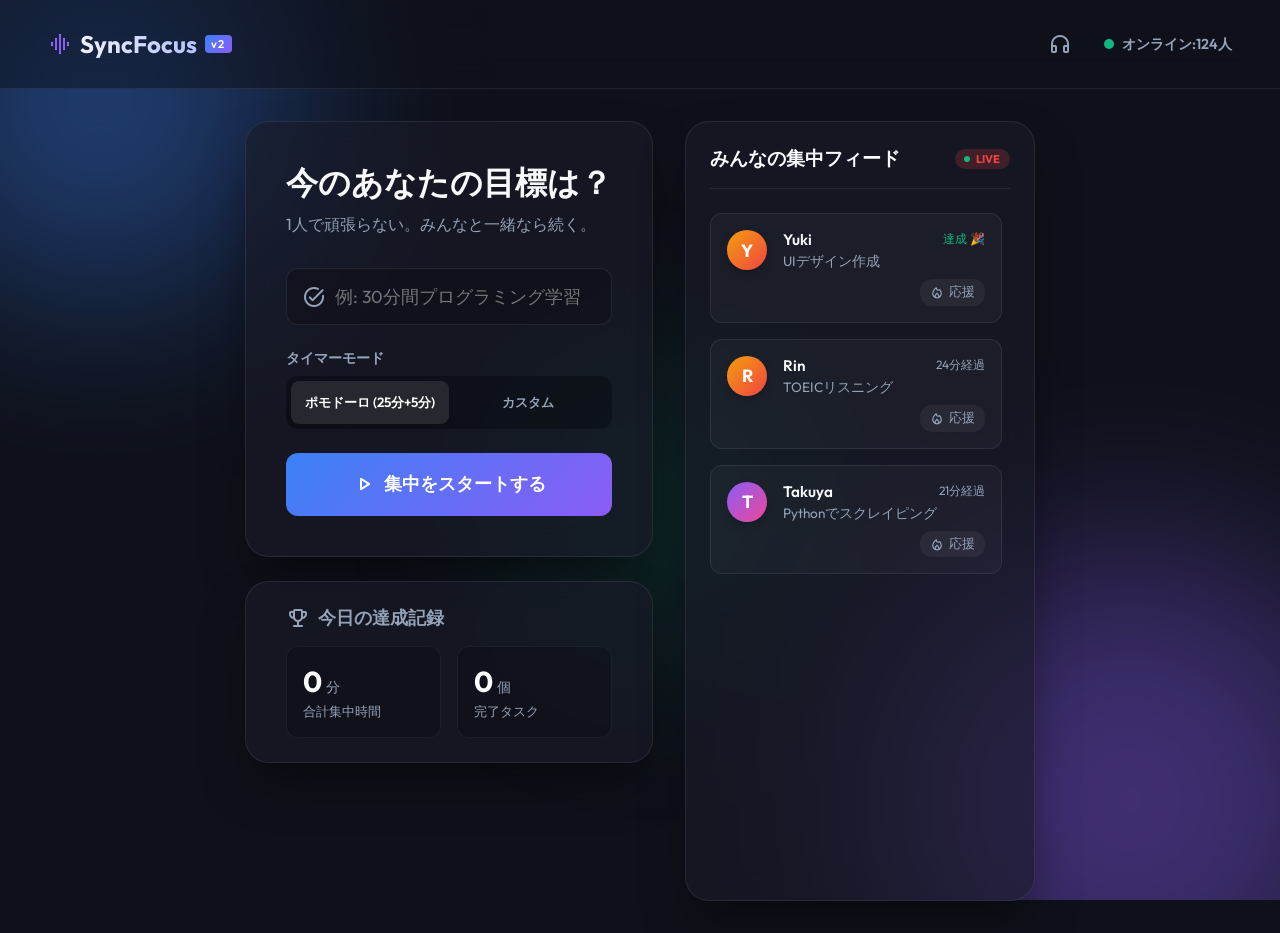
<file: index.html>
<!DOCTYPE html>
<html lang="ja">
<head>
    <meta charset="UTF-8">
    <meta name="viewport" content="width=device-width, initial-scale=1.0">
    <title>SyncFocus v2 - 共に集中するタイマー</title>
    <link rel="stylesheet" href="style.css">
    <!-- Google Fonts -->
    <link rel="preconnect" href="https://fonts.googleapis.com">
    <link rel="preconnect" href="https://fonts.gstatic.com" crossorigin>
    <link href="https://fonts.googleapis.com/css2?family=Outfit:wght@300;400;600;700&display=swap" rel="stylesheet">
    <!-- Material Symbols -->
    <link href="https://fonts.googleapis.com/css2?family=Material+Symbols+Rounded:opsz,wght,FILL,GRAD@24,400,1,0" rel="stylesheet" />
</head>
<body>
    <div class="ambient-background">
        <div class="glow-orb orb-1"></div>
        <div class="glow-orb orb-2"></div>
        <div class="glow-orb orb-3"></div>
        <div class="particles" id="particles"></div>
    </div>

    <header>
        <div class="logo">
            <span class="material-symbols-rounded logo-icon">graphic_eq</span>
            SyncFocus <span class="badge">v2</span>
        </div>
        <div class="header-right">
            <button id="ambient-sound-btn" class="icon-btn" title="環境音ON/OFF">
                <span class="material-symbols-rounded">headphones</span>
            </button>
            <div class="user-status">
                <span class="pulse"></span>オンライン: <span id="online-count">124</span>人
            </div>
        </div>
    </header>

    <main class="container">
        <!-- 左側：自分のタイマー -->
        <div class="left-column">
            <section class="glass-panel timer-section">
                <div class="panel-header">
                    <h1>今のあなたの目標は？</h1>
                    <p class="subtitle">1人で頑張らない。みんなと一緒なら続く。</p>
                </div>

                <div class="setup-container" id="setup-container">
                    <div class="input-group">
                        <span class="material-symbols-rounded input-icon">task_alt</span>
                        <input type="text" id="task-input" placeholder="例: 30分間プログラミング学習" autocomplete="off">
                    </div>
                    
                    <div class="mode-selector">
                        <div class="mode-label">タイマーモード</div>
                        <div class="toggle-group">
                            <button class="toggle-btn active" data-mode="pomodoro">ポモドーロ (25分+5分)</button>
                            <button class="toggle-btn" data-mode="custom">カスタム</button>
                        </div>
                    </div>

                    <div class="custom-time-selector hidden" id="custom-time-selector">
                        <button class="time-btn" data-time="15">15分</button>
                        <button class="time-btn" data-time="30">30分</button>
                        <button class="time-btn" data-time="45">45分</button>
                        <button class="time-btn" data-time="60">60分</button>
                    </div>

                    <button id="start-btn" class="primary-btn glow-effect">
                        <span class="material-symbols-rounded">play_arrow</span>
                        集中をスタートする
                    </button>
                </div>

                <div class="active-timer-container hidden" id="active-timer-container">
                    <div class="timer-mode-badge" id="timer-mode-badge">FOCUS MODE</div>
                    <h2 id="current-task-display" class="task-title">タスク名</h2>
                    
                    <div class="timer-circle">
                        <svg class="progress-ring" width="200" height="200">
                            <circle class="progress-ring__circle-bg" stroke="rgba(255,255,255,0.1)" stroke-width="8" fill="transparent" r="90" cx="100" cy="100"/>
                            <circle class="progress-ring__circle" id="timer-ring" stroke="url(#gradient)" stroke-width="8" fill="transparent" r="90" cx="100" cy="100"/>
                            <defs>
                                <linearGradient id="gradient" x1="0%" y1="0%" x2="100%" y2="0%">
                                    <stop offset="0%" stop-color="#3b82f6" />
                                    <stop offset="100%" stop-color="#8b5cf6" />
                                </linearGradient>
                            </defs>
                        </svg>
                        <div class="timer-display" id="timer-display">25:00</div>
                    </div>

                    <div class="controls">
                        <button id="stop-btn" class="secondary-btn">
                            <span class="material-symbols-rounded">stop</span>
                            やめる
                        </button>
                    </div>
                </div>
            </section>

            <!-- 達成記録セクション -->
            <section class="glass-panel stats-section">
                <div class="stats-header">
                    <span class="material-symbols-rounded">emoji_events</span>
                    <h3>今日の達成記録</h3>
                </div>
                <div class="stats-content">
                    <div class="stat-box">
                        <div class="stat-value" id="today-focus-time">0<span class="unit">分</span></div>
                        <div class="stat-label">合計集中時間</div>
                    </div>
                    <div class="stat-box">
                        <div class="stat-value" id="today-tasks-completed">0<span class="unit">個</span></div>
                        <div class="stat-label">完了タスク</div>
                    </div>
                </div>
            </section>
        </div>

        <!-- 右側：みんなのフィード -->
        <section class="glass-panel feed-section">
            <div class="feed-header">
                <h2>みんなの集中フィード</h2>
                <span class="live-badge"><span class="pulse-small"></span>LIVE</span>
            </div>
            <div class="feed-list" id="feed-list">
                <!-- フィードアイテムがJSで追加されます -->
            </div>
        </section>
    </main>

    <script src="app.js"></script>
</body>
</html>
</file>
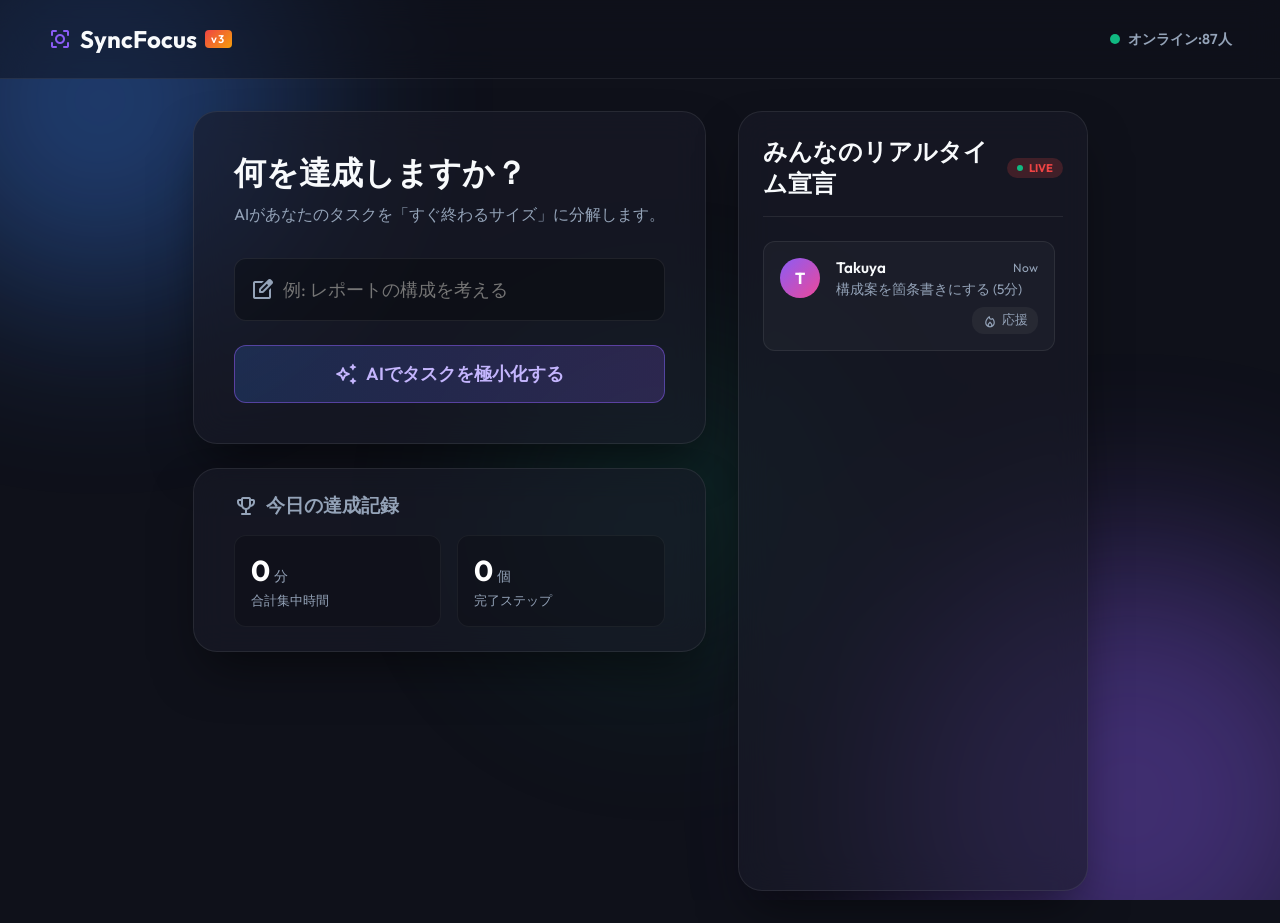
<file: v3/index.html>
<!DOCTYPE html>
<html lang="ja">
<head>
    <meta charset="UTF-8">
    <meta name="viewport" content="width=device-width, initial-scale=1.0">
    <title>SyncFocus v3 - 極限集中タイマー</title>
    <link rel="stylesheet" href="style.css">
    <!-- Google Fonts -->
    <link rel="preconnect" href="https://fonts.googleapis.com">
    <link rel="preconnect" href="https://fonts.gstatic.com" crossorigin>
    <link href="https://fonts.googleapis.com/css2?family=Outfit:wght@300;400;600;700&display=swap" rel="stylesheet">
    <!-- Material Symbols -->
    <link href="https://fonts.googleapis.com/css2?family=Material+Symbols+Rounded:opsz,wght,FILL,GRAD@24,400,1,0" rel="stylesheet" />
</head>
<body id="app-body">
    <!-- よそ見警告オーバーレイ -->
    <div id="warning-overlay" class="warning-overlay hidden">
        <div class="warning-content">
            <span class="material-symbols-rounded warning-icon">warning</span>
            <h2>よそ見を検知しました！</h2>
            <p>集中モード作動中です。元の画面に戻って作業を続けてください。</p>
            <button id="resume-btn" class="resume-btn">集中に戻る</button>
        </div>
    </div>

    <div class="ambient-background">
        <div class="glow-orb orb-1"></div>
        <div class="glow-orb orb-2"></div>
        <div class="glow-orb orb-3"></div>
    </div>

    <header>
        <div class="logo">
            <span class="material-symbols-rounded logo-icon">center_focus_strong</span>
            SyncFocus <span class="badge">v3</span>
        </div>
        <div class="header-right">
            <div class="user-status">
                <span class="pulse"></span>オンライン: <span id="online-count">87</span>人
            </div>
        </div>
    </header>

    <main class="container">
        <!-- 左側：自分のタイマー -->
        <div class="left-column">
            <section class="glass-panel timer-section" id="setup-section">
                <div class="panel-header">
                    <h1>何を達成しますか？</h1>
                    <p class="subtitle">AIがあなたのタスクを「すぐ終わるサイズ」に分解します。</p>
                </div>

                <div class="setup-container">
                    <div class="input-group">
                        <span class="material-symbols-rounded input-icon">edit_square</span>
                        <input type="text" id="task-input" placeholder="例: レポートの構成を考える" autocomplete="off">
                    </div>
                    
                    <button id="ai-breakdown-btn" class="ai-btn glow-effect">
                        <span class="material-symbols-rounded">auto_awesome</span>
                        AIでタスクを極小化する
                    </button>

                    <!-- AIによる分解結果 -->
                    <div id="ai-steps-container" class="ai-steps-container hidden">
                        <h3>AIが提案する極小ステップ</h3>
                        <ul id="ai-steps-list" class="steps-list">
                            <!-- ステップが追加される -->
                        </ul>
                        <button id="start-btn" class="primary-btn glow-effect mt-1">
                            <span class="material-symbols-rounded">play_arrow</span>
                            このステップで集中開始
                        </button>
                    </div>
                </div>
            </section>

            <!-- 集中モード画面 -->
            <section class="glass-panel active-timer-container hidden" id="active-timer-container">
                <div class="timer-mode-badge strict-badge" id="timer-mode-badge">
                    <span class="material-symbols-rounded">visibility</span> 
                    よそ見監視モード動作中
                </div>
                
                <h2 id="current-step-display" class="task-title">ステップ名</h2>
                <p id="remaining-steps-display" class="remaining-steps">全3ステップ中 1つ目</p>
                
                <div class="timer-circle">
                    <svg class="progress-ring" width="200" height="200">
                        <circle class="progress-ring__circle-bg" stroke="rgba(255,255,255,0.1)" stroke-width="8" fill="transparent" r="90" cx="100" cy="100"/>
                        <circle class="progress-ring__circle" id="timer-ring" stroke="url(#gradient)" stroke-width="8" fill="transparent" r="90" cx="100" cy="100"/>
                        <defs>
                            <linearGradient id="gradient" x1="0%" y1="0%" x2="100%" y2="0%">
                                <stop offset="0%" stop-color="#3b82f6" />
                                <stop offset="100%" stop-color="#8b5cf6" />
                            </linearGradient>
                            <linearGradient id="gradient-warning" x1="0%" y1="0%" x2="100%" y2="0%">
                                <stop offset="0%" stop-color="#ef4444" />
                                <stop offset="100%" stop-color="#f97316" />
                            </linearGradient>
                        </defs>
                    </svg>
                    <div class="timer-display" id="timer-display">05:00</div>
                </div>

                <div class="controls">
                    <button id="complete-step-btn" class="success-btn">
                        <span class="material-symbols-rounded">check_circle</span>
                        ステップ完了！
                    </button>
                    <button id="stop-btn" class="secondary-btn">やめる</button>
                </div>
            </section>
            
            <!-- 達成記録 -->
            <section class="glass-panel stats-section">
                <div class="stats-header">
                    <span class="material-symbols-rounded">emoji_events</span>
                    <h3>今日の達成記録</h3>
                </div>
                <div class="stats-content">
                    <div class="stat-box">
                        <div class="stat-value" id="today-focus-time">0<span class="unit">分</span></div>
                        <div class="stat-label">合計集中時間</div>
                    </div>
                    <div class="stat-box">
                        <div class="stat-value" id="today-tasks-completed">0<span class="unit">個</span></div>
                        <div class="stat-label">完了ステップ</div>
                    </div>
                </div>
            </section>
        </div>

        <!-- 右側：みんなのフィード -->
        <section class="glass-panel feed-section">
            <div class="feed-header">
                <h2>みんなのリアルタイム宣言</h2>
                <span class="live-badge"><span class="pulse-small"></span>LIVE</span>
            </div>
            <div class="feed-list" id="feed-list">
                <!-- フィードアイテムがJSで追加されます -->
            </div>
        </section>
    </main>

    <script src="app.js"></script>
</body>
</html>
</file>
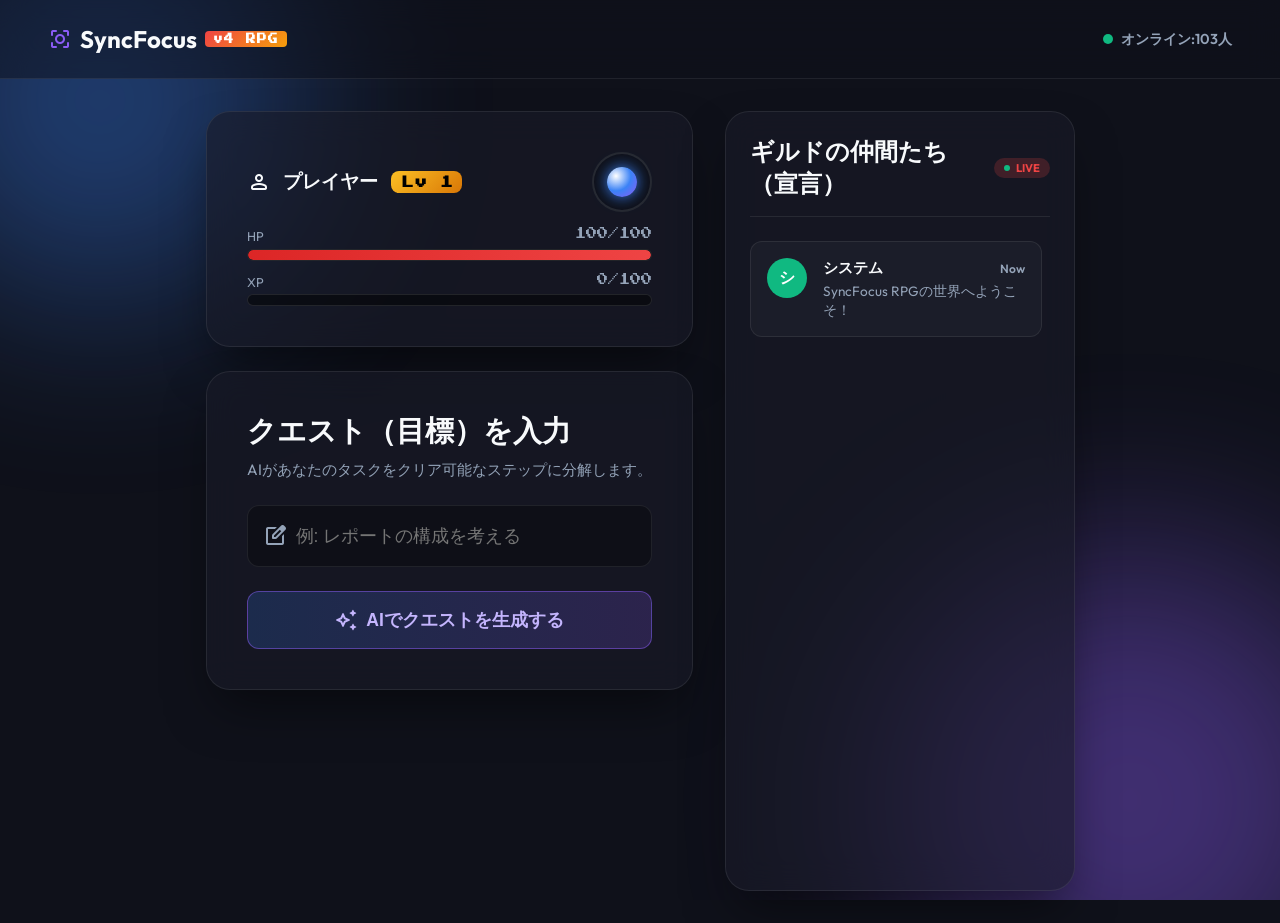
<file: v4/index.html>
<!DOCTYPE html>
<html lang="ja">
<head>
    <meta charset="UTF-8">
    <meta name="viewport" content="width=device-width, initial-scale=1.0">
    <title>SyncFocus v4 - ゲーミフィケーション集中タイマー</title>
    <link rel="stylesheet" href="style.css">
    <!-- Google Fonts -->
    <link rel="preconnect" href="https://fonts.googleapis.com">
    <link rel="preconnect" href="https://fonts.gstatic.com" crossorigin>
    <link href="https://fonts.googleapis.com/css2?family=Outfit:wght@300;400;600;700&family=Press+Start+2P&display=swap" rel="stylesheet">
    <!-- Material Symbols -->
    <link href="https://fonts.googleapis.com/css2?family=Material+Symbols+Rounded:opsz,wght,FILL,GRAD@24,400,1,0" rel="stylesheet" />
</head>
<body id="app-body">
    <!-- 警告・ダメージオーバーレイ -->
    <div id="damage-overlay" class="damage-overlay hidden"></div>
    <div id="warning-overlay" class="warning-overlay hidden">
        <div class="warning-content">
            <span class="material-symbols-rounded warning-icon">warning</span>
            <h2 id="warning-title">ダメージを受けた！</h2>
            <p id="warning-msg">よそ見をしたため、HPが減少しました。</p>
            <button id="resume-btn" class="resume-btn">集中に戻る</button>
        </div>
    </div>
    
    <!-- レベルアップ表示 -->
    <div id="levelup-overlay" class="levelup-overlay hidden">
        <div class="levelup-content">
            <span class="material-symbols-rounded levelup-icon">arrow_upward</span>
            <h2>LEVEL UP!</h2>
            <p>レベルが <span id="new-level-display">2</span> に上がった！</p>
            <button id="levelup-close-btn" class="success-btn">続ける</button>
        </div>
    </div>

    <div class="ambient-background">
        <div class="glow-orb orb-1" id="orb-1"></div>
        <div class="glow-orb orb-2" id="orb-2"></div>
        <div class="glow-orb orb-3"></div>
    </div>

    <header>
        <div class="logo">
            <span class="material-symbols-rounded logo-icon">center_focus_strong</span>
            SyncFocus <span class="badge">v4 RPG</span>
        </div>
        <div class="header-right">
            <div class="user-status">
                <span class="pulse"></span>オンライン: <span id="online-count">103</span>人
            </div>
        </div>
    </header>

    <main class="container">
        <!-- 左側：自分のタイマー＆ステータス -->
        <div class="left-column">
            
            <!-- 【新機能】プレイヤーステータス -->
            <section class="glass-panel status-section">
                <div class="status-header">
                    <div class="player-info">
                        <span class="material-symbols-rounded">person</span>
                        <h3>プレイヤー</h3>
                        <span class="level-badge">Lv <span id="player-level">1</span></span>
                    </div>
                    <div class="pet-container" id="pet-container">
                        <!-- CSSによる光るオーブ型のペット -->
                        <div class="focus-pet" id="focus-pet"></div>
                    </div>
                </div>
                
                <div class="status-bars">
                    <div class="bar-container">
                        <div class="bar-label"><span>HP</span><span id="hp-text">100/100</span></div>
                        <div class="bar-bg"><div class="bar-fill hp-fill" id="hp-bar" style="width: 100%;"></div></div>
                    </div>
                    <div class="bar-container">
                        <div class="bar-label"><span>XP</span><span id="xp-text">0/100</span></div>
                        <div class="bar-bg"><div class="bar-fill xp-fill" id="xp-bar" style="width: 0%;"></div></div>
                    </div>
                </div>
            </section>

            <section class="glass-panel timer-section" id="setup-section">
                <div class="panel-header">
                    <h1>クエスト（目標）を入力</h1>
                    <p class="subtitle">AIがあなたのタスクをクリア可能なステップに分解します。</p>
                </div>

                <div class="setup-container">
                    <div class="input-group">
                        <span class="material-symbols-rounded input-icon">edit_square</span>
                        <input type="text" id="task-input" placeholder="例: レポートの構成を考える" autocomplete="off">
                    </div>
                    
                    <button id="ai-breakdown-btn" class="ai-btn glow-effect">
                        <span class="material-symbols-rounded">auto_awesome</span>
                        AIでクエストを生成する
                    </button>

                    <div id="ai-steps-container" class="ai-steps-container hidden">
                        <h3>発生したクエスト</h3>
                        <ul id="ai-steps-list" class="steps-list"></ul>
                        <button id="start-btn" class="primary-btn glow-effect mt-1">
                            <span class="material-symbols-rounded">swords</span>
                            クエストを開始する
                        </button>
                    </div>
                </div>
            </section>

            <!-- 集中モード画面 -->
            <section class="glass-panel active-timer-container hidden" id="active-timer-container">
                <div class="timer-mode-badge strict-badge" id="timer-mode-badge">
                    <span class="material-symbols-rounded">visibility</span> 
                    よそ見監視モード（ダメージあり）
                </div>
                
                <h2 id="current-step-display" class="task-title">ステップ名</h2>
                <p id="remaining-steps-display" class="remaining-steps">全3ステップ中 1つ目</p>
                
                <div class="timer-circle">
                    <svg class="progress-ring" width="200" height="200">
                        <circle class="progress-ring__circle-bg" stroke="rgba(255,255,255,0.1)" stroke-width="8" fill="transparent" r="90" cx="100" cy="100"/>
                        <circle class="progress-ring__circle" id="timer-ring" stroke="url(#gradient)" stroke-width="8" fill="transparent" r="90" cx="100" cy="100"/>
                        <defs>
                            <linearGradient id="gradient" x1="0%" y1="0%" x2="100%" y2="0%">
                                <stop offset="0%" stop-color="#3b82f6" />
                                <stop offset="100%" stop-color="#8b5cf6" />
                            </linearGradient>
                        </defs>
                    </svg>
                    <div class="timer-display" id="timer-display">05:00</div>
                </div>

                <div class="controls">
                    <button id="complete-step-btn" class="success-btn">
                        <span class="material-symbols-rounded">check_circle</span>
                        クエストクリア！ (+XP)
                    </button>
                    <button id="stop-btn" class="secondary-btn">逃げる</button>
                </div>
            </section>
        </div>

        <!-- 右側：みんなのフィード -->
        <section class="glass-panel feed-section">
            <div class="feed-header">
                <h2>ギルドの仲間たち（宣言）</h2>
                <span class="live-badge"><span class="pulse-small"></span>LIVE</span>
            </div>
            <div class="feed-list" id="feed-list"></div>
        </section>
    </main>

    <script src="app.js"></script>
</body>
</html>
</file>
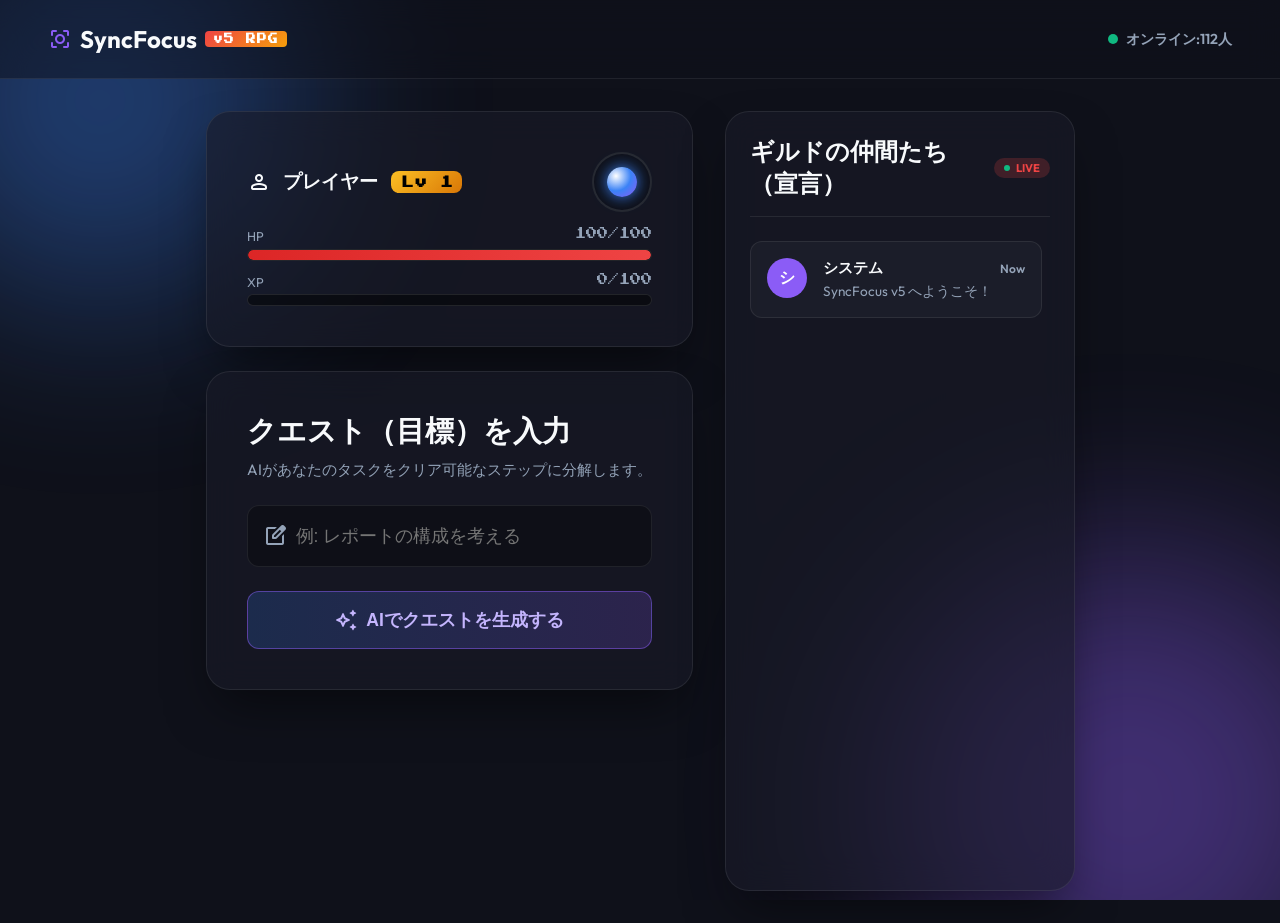
<file: v5/index.html>
<!DOCTYPE html>
<html lang="ja">
<head>
    <meta charset="UTF-8">
    <meta name="viewport" content="width=device-width, initial-scale=1.0">
    <title>SyncFocus v5 - ゲーミフィケーション集中タイマー</title>
    <link rel="stylesheet" href="style.css">
    <!-- Google Fonts -->
    <link rel="preconnect" href="https://fonts.googleapis.com">
    <link rel="preconnect" href="https://fonts.gstatic.com" crossorigin>
    <link href="https://fonts.googleapis.com/css2?family=Outfit:wght@300;400;600;700&family=Press+Start+2P&display=swap" rel="stylesheet">
    <!-- Material Symbols -->
    <link href="https://fonts.googleapis.com/css2?family=Material+Symbols+Rounded:opsz,wght,FILL,GRAD@24,400,1,0" rel="stylesheet" />
</head>
<body id="app-body">
    <!-- ダメージ・警告オーバーレイ -->
    <div id="damage-overlay" class="damage-overlay hidden"></div>
    <div id="warning-overlay" class="warning-overlay hidden">
        <div class="warning-content">
            <span class="material-symbols-rounded warning-icon">warning</span>
            <h2 id="warning-title">ダメージを受けた！</h2>
            <p id="warning-msg">よそ見をしたため、HPが減少しました。</p>
            <button id="resume-btn" class="resume-btn">集中に戻る</button>
        </div>
    </div>
    
    <!-- レベルアップ表示 -->
    <div id="levelup-overlay" class="levelup-overlay hidden">
        <div class="levelup-content">
            <span class="material-symbols-rounded levelup-icon">arrow_upward</span>
            <h2>LEVEL UP!</h2>
            <p>レベルが <span id="new-level-display">2</span> に上がった！</p>
            <button id="levelup-close-btn" class="success-btn">続ける</button>
        </div>
    </div>

    <!-- 【新機能】キャンプ（一時停止）画面 -->
    <div id="camp-overlay" class="camp-overlay hidden">
        <div class="camp-content">
            <div class="bonfire">
                <span class="material-symbols-rounded fire-icon">local_fire_department</span>
            </div>
            <h2>キャンプ中（一時停止）</h2>
            <p>現在よそ見検知は無効です。ゆっくり休んでください。</p>
            <button id="end-camp-btn" class="resume-btn" style="color: var(--warning);">冒険（集中）を再開する</button>
        </div>
    </div>

    <div class="ambient-background">
        <div class="glow-orb orb-1" id="orb-1"></div>
        <div class="glow-orb orb-2" id="orb-2"></div>
        <div class="glow-orb orb-3"></div>
    </div>

    <header>
        <div class="logo">
            <span class="material-symbols-rounded logo-icon">center_focus_strong</span>
            SyncFocus <span class="badge">v5 RPG</span>
        </div>
        <div class="header-right">
            <div class="user-status">
                <span class="pulse"></span>オンライン: <span id="online-count">112</span>人
            </div>
        </div>
    </header>

    <main class="container">
        <!-- 左側：自分のタイマー＆ステータス -->
        <div class="left-column">
            
            <!-- プレイヤーステータス -->
            <section class="glass-panel status-section">
                <div class="status-header">
                    <div class="player-info">
                        <span class="material-symbols-rounded">person</span>
                        <h3>プレイヤー</h3>
                        <span class="level-badge">Lv <span id="player-level">1</span></span>
                    </div>
                    <div class="pet-container" id="pet-container">
                        <div class="focus-pet" id="focus-pet"></div>
                    </div>
                </div>
                
                <div class="status-bars">
                    <div class="bar-container">
                        <div class="bar-label"><span>HP</span><span id="hp-text">100/100</span></div>
                        <div class="bar-bg"><div class="bar-fill hp-fill" id="hp-bar" style="width: 100%;"></div></div>
                    </div>
                    <div class="bar-container">
                        <div class="bar-label"><span>XP</span><span id="xp-text">0/100</span></div>
                        <div class="bar-bg"><div class="bar-fill xp-fill" id="xp-bar" style="width: 0%;"></div></div>
                    </div>
                </div>
            </section>

            <section class="glass-panel timer-section" id="setup-section">
                <div class="panel-header">
                    <h1>クエスト（目標）を入力</h1>
                    <p class="subtitle">AIがあなたのタスクをクリア可能なステップに分解します。</p>
                </div>

                <div class="setup-container">
                    <div class="input-group">
                        <span class="material-symbols-rounded input-icon">edit_square</span>
                        <input type="text" id="task-input" placeholder="例: レポートの構成を考える" autocomplete="off">
                    </div>
                    
                    <button id="ai-breakdown-btn" class="ai-btn glow-effect">
                        <span class="material-symbols-rounded">auto_awesome</span>
                        AIでクエストを生成する
                    </button>

                    <div id="ai-steps-container" class="ai-steps-container hidden">
                        <h3>発生したクエスト</h3>
                        <ul id="ai-steps-list" class="steps-list"></ul>
                        <button id="start-btn" class="primary-btn glow-effect mt-1">
                            <span class="material-symbols-rounded">swords</span>
                            クエストを開始する
                        </button>
                    </div>
                </div>
            </section>

            <!-- 集中モード画面 -->
            <section class="glass-panel active-timer-container hidden" id="active-timer-container">
                <div class="timer-mode-badge strict-badge" id="timer-mode-badge">
                    <span class="material-symbols-rounded">visibility</span> 
                    よそ見監視モード（ダメージあり）
                </div>
                
                <h2 id="current-step-display" class="task-title">ステップ名</h2>
                <p id="remaining-steps-display" class="remaining-steps">全3ステップ中 1つ目</p>
                
                <div class="timer-circle">
                    <svg class="progress-ring" width="200" height="200">
                        <circle class="progress-ring__circle-bg" stroke="rgba(255,255,255,0.1)" stroke-width="8" fill="transparent" r="90" cx="100" cy="100"/>
                        <circle class="progress-ring__circle" id="timer-ring" stroke="url(#gradient)" stroke-width="8" fill="transparent" r="90" cx="100" cy="100"/>
                        <defs>
                            <linearGradient id="gradient" x1="0%" y1="0%" x2="100%" y2="0%">
                                <stop offset="0%" stop-color="#3b82f6" />
                                <stop offset="100%" stop-color="#8b5cf6" />
                            </linearGradient>
                        </defs>
                    </svg>
                    <div class="timer-display" id="timer-display">05:00</div>
                </div>

                <!-- 【新機能】キャンプ（一時停止）ボタンを追加 -->
                <div class="controls" style="margin-bottom: 1rem;">
                    <button id="camp-btn" class="camp-btn glow-effect">
                        <span class="material-symbols-rounded">local_fire_department</span>
                        キャンプ（休憩）
                    </button>
                    <button id="complete-step-btn" class="success-btn">
                        <span class="material-symbols-rounded">check_circle</span>
                        クエストクリア！
                    </button>
                </div>
                <div class="controls">
                    <button id="stop-btn" class="secondary-btn">逃げる（リセット）</button>
                </div>
            </section>
        </div>

        <!-- 右側：みんなのフィード -->
        <section class="glass-panel feed-section">
            <div class="feed-header">
                <h2>ギルドの仲間たち（宣言）</h2>
                <span class="live-badge"><span class="pulse-small"></span>LIVE</span>
            </div>
            <div class="feed-list" id="feed-list"></div>
        </section>
    </main>

    <script src="app.js"></script>
</body>
</html>
</file>
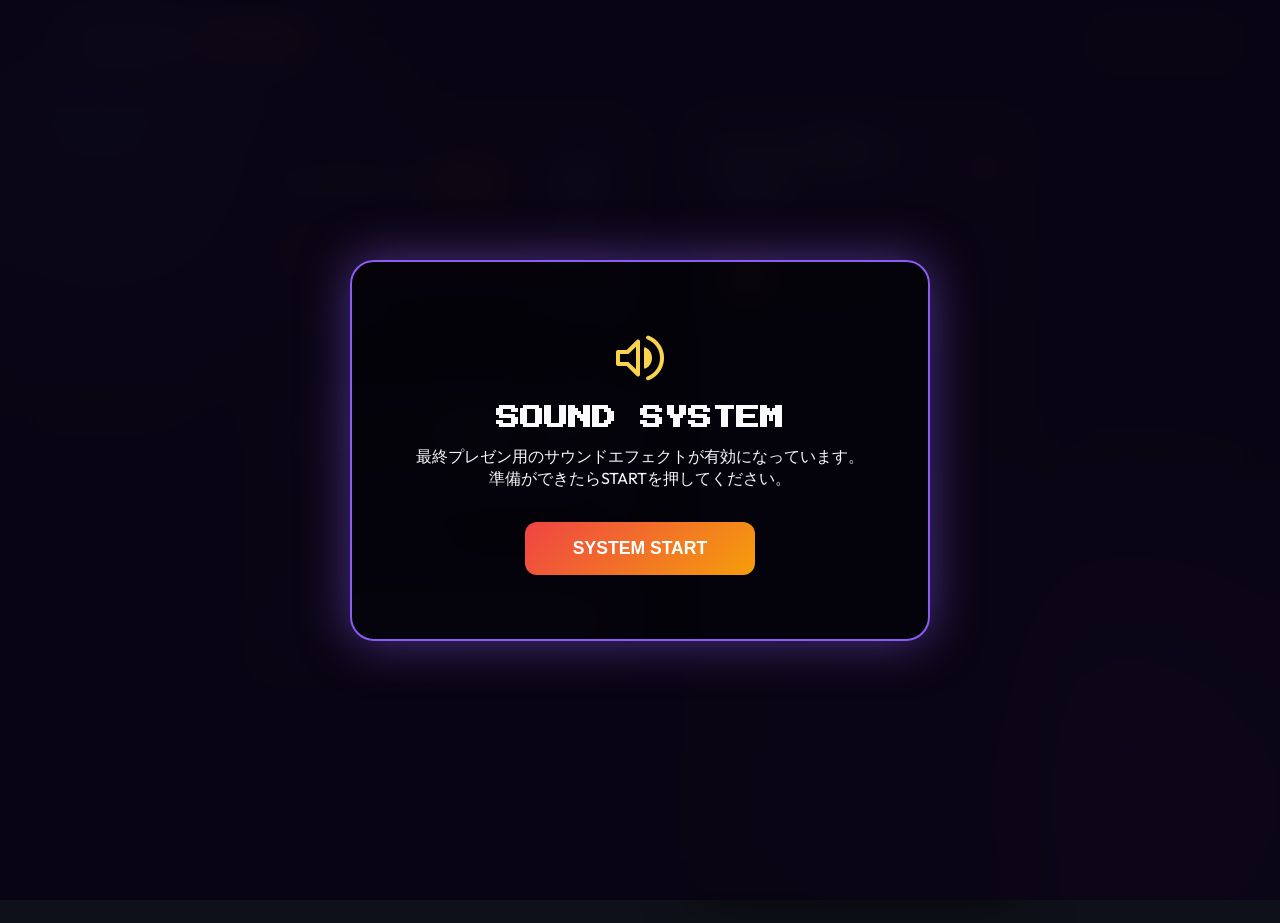
<file: v6/index.html>
<!DOCTYPE html>
<html lang="ja">
<head>
    <meta charset="UTF-8">
    <meta name="viewport" content="width=device-width, initial-scale=1.0">
    <title>SyncFocus v6 - プレゼン特化 ゲーミフィケーションタイマー</title>
    <link rel="stylesheet" href="style.css">
    <!-- Google Fonts -->
    <link rel="preconnect" href="https://fonts.googleapis.com">
    <link rel="preconnect" href="https://fonts.gstatic.com" crossorigin>
    <link href="https://fonts.googleapis.com/css2?family=Outfit:wght@300;400;600;700&family=Press+Start+2P&display=swap" rel="stylesheet">
    <!-- Material Symbols -->
    <link href="https://fonts.googleapis.com/css2?family=Material+Symbols+Rounded:opsz,wght,FILL,GRAD@24,400,1,0" rel="stylesheet" />
</head>
<body id="app-body">
    <!-- 初回オーディオ有効化オーバーレイ（Web Audio APIはユーザーインタラクション必須なため） -->
    <div id="audio-init-overlay" class="audio-init-overlay">
        <div class="audio-init-content">
            <span class="material-symbols-rounded" style="font-size: 4rem; margin-bottom: 1rem; color: #fcd34d;">volume_up</span>
            <h2 style="font-family: 'Press Start 2P', monospace; font-size: 1.5rem; margin-bottom: 1rem;">SOUND SYSTEM</h2>
            <p style="margin-bottom: 2rem;">最終プレゼン用のサウンドエフェクトが有効になっています。<br>準備ができたらSTARTを押してください。</p>
            <button id="audio-start-btn" class="primary-btn glow-effect" style="width: auto; padding: 1rem 3rem;">SYSTEM START</button>
        </div>
    </div>

    <!-- ダメージ・警告オーバーレイ -->
    <div id="damage-overlay" class="damage-overlay hidden"></div>
    <div id="warning-overlay" class="warning-overlay hidden">
        <div class="warning-content">
            <span class="material-symbols-rounded warning-icon">warning</span>
            <h2 id="warning-title">ダメージを受けた！</h2>
            <p id="warning-msg">よそ見をしたため、HPが減少しました。</p>
            <button id="resume-btn" class="resume-btn">集中に戻る</button>
        </div>
    </div>
    
    <!-- レベルアップ表示 -->
    <div id="levelup-overlay" class="levelup-overlay hidden">
        <div class="levelup-content">
            <span class="material-symbols-rounded levelup-icon">arrow_upward</span>
            <h2>LEVEL UP!</h2>
            <p>レベルが <span id="new-level-display">2</span> に上がった！</p>
            <button id="levelup-close-btn" class="success-btn">続ける</button>
        </div>
    </div>

    <!-- キャンプ（一時停止）画面 -->
    <div id="camp-overlay" class="camp-overlay hidden">
        <div class="camp-content">
            <div class="bonfire">
                <span class="material-symbols-rounded fire-icon">local_fire_department</span>
            </div>
            <h2>キャンプ中（一時停止）</h2>
            <p>現在よそ見検知は無効です。ゆっくり休んでください。</p>
            <button id="end-camp-btn" class="resume-btn" style="color: var(--warning);">冒険（集中）を再開する</button>
        </div>
    </div>

    <div class="ambient-background">
        <div class="glow-orb orb-1" id="orb-1"></div>
        <div class="glow-orb orb-2" id="orb-2"></div>
        <div class="glow-orb orb-3"></div>
    </div>

    <header>
        <div class="logo">
            <span class="material-symbols-rounded logo-icon">center_focus_strong</span>
            SyncFocus <span class="badge">v6 FINAL</span>
        </div>
        <div class="header-right">
            <div class="user-status">
                <span class="pulse"></span>オンライン: <span id="online-count">145</span>人
            </div>
        </div>
    </header>

    <main class="container">
        <!-- 左側：自分のタイマー＆ステータス -->
        <div class="left-column">
            
            <!-- プレイヤーステータス -->
            <section class="glass-panel status-section">
                <div class="status-header">
                    <div class="player-info">
                        <span class="material-symbols-rounded">person</span>
                        <h3>プレイヤー</h3>
                        <span class="level-badge">Lv <span id="player-level">1</span></span>
                    </div>
                    <div class="pet-container" id="pet-container">
                        <div class="focus-pet" id="focus-pet"></div>
                    </div>
                </div>
                
                <div class="status-bars">
                    <div class="bar-container">
                        <div class="bar-label"><span>HP</span><span id="hp-text">100/100</span></div>
                        <div class="bar-bg"><div class="bar-fill hp-fill" id="hp-bar" style="width: 100%;"></div></div>
                    </div>
                    <div class="bar-container">
                        <div class="bar-label"><span>XP</span><span id="xp-text">0/100</span></div>
                        <div class="bar-bg"><div class="bar-fill xp-fill" id="xp-bar" style="width: 0%;"></div></div>
                    </div>
                </div>
            </section>

            <section class="glass-panel timer-section" id="setup-section">
                <div class="panel-header">
                    <h1>クエスト（目標）を入力</h1>
                    <p class="subtitle">最終プレゼンに向けた本気のタスク分解</p>
                </div>

                <div class="setup-container">
                    <div class="input-group">
                        <span class="material-symbols-rounded input-icon">edit_square</span>
                        <input type="text" id="task-input" placeholder="例: 最終発表会のポスターを作る" autocomplete="off">
                    </div>
                    
                    <button id="ai-breakdown-btn" class="ai-btn glow-effect">
                        <span class="material-symbols-rounded">auto_awesome</span>
                        AIでクエストを生成する
                    </button>

                    <div id="ai-steps-container" class="ai-steps-container hidden">
                        <h3>発生したクエスト</h3>
                        <ul id="ai-steps-list" class="steps-list"></ul>
                        <button id="start-btn" class="primary-btn glow-effect mt-1">
                            <span class="material-symbols-rounded">swords</span>
                            クエストを開始する
                        </button>
                    </div>
                </div>
            </section>

            <!-- 集中モード画面 -->
            <section class="glass-panel active-timer-container hidden" id="active-timer-container">
                <div class="timer-mode-badge strict-badge" id="timer-mode-badge">
                    <span class="material-symbols-rounded">visibility</span> 
                    よそ見監視モード（ダメージあり）
                </div>
                
                <h2 id="current-step-display" class="task-title">ステップ名</h2>
                <p id="remaining-steps-display" class="remaining-steps">全3ステップ中 1つ目</p>
                
                <div class="timer-circle">
                    <svg class="progress-ring" width="200" height="200">
                        <circle class="progress-ring__circle-bg" stroke="rgba(255,255,255,0.1)" stroke-width="8" fill="transparent" r="90" cx="100" cy="100"/>
                        <circle class="progress-ring__circle" id="timer-ring" stroke="url(#gradient)" stroke-width="8" fill="transparent" r="90" cx="100" cy="100"/>
                        <defs>
                            <linearGradient id="gradient" x1="0%" y1="0%" x2="100%" y2="0%">
                                <stop offset="0%" stop-color="#3b82f6" />
                                <stop offset="100%" stop-color="#8b5cf6" />
                            </linearGradient>
                        </defs>
                    </svg>
                    <div class="timer-display" id="timer-display">05:00</div>
                </div>

                <div class="controls" style="margin-bottom: 1rem;">
                    <button id="camp-btn" class="camp-btn glow-effect">
                        <span class="material-symbols-rounded">local_fire_department</span>
                        キャンプ（休憩）
                    </button>
                    <button id="complete-step-btn" class="success-btn">
                        <span class="material-symbols-rounded">check_circle</span>
                        クエストクリア！
                    </button>
                </div>
                <div class="controls">
                    <button id="stop-btn" class="secondary-btn">逃げる（リセット）</button>
                </div>
            </section>
        </div>

        <!-- 右側：みんなのフィード -->
        <section class="glass-panel feed-section">
            <div class="feed-header">
                <h2>ギルドの仲間たち（宣言）</h2>
                <span class="live-badge"><span class="pulse-small"></span>LIVE</span>
            </div>
            <div class="feed-list" id="feed-list"></div>
        </section>
    </main>

    <script src="app.js"></script>
</body>
</html>
</file>
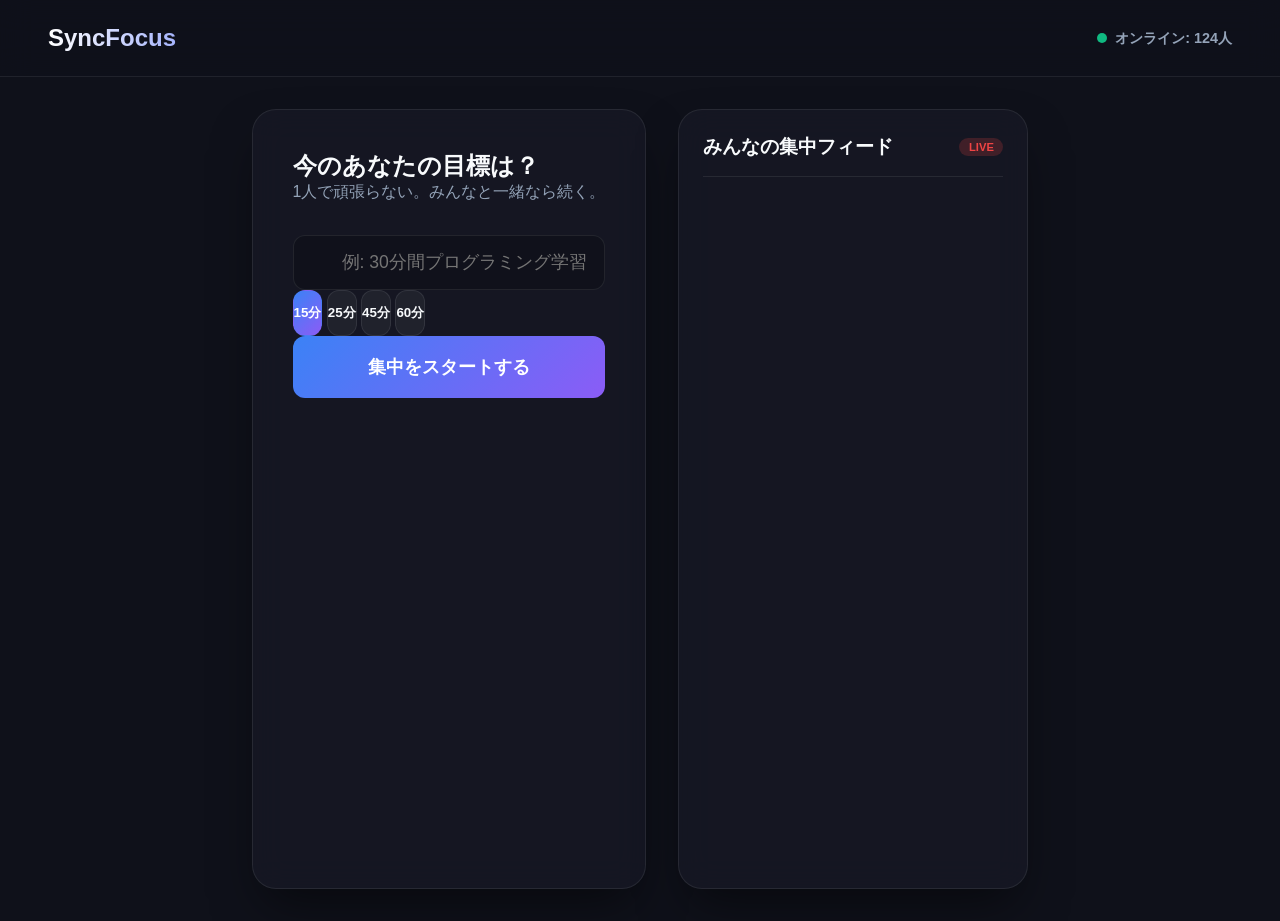
<file: v1_index.html>
<!DOCTYPE html>
<html lang="ja">
<head>
    <meta charset="UTF-8">
    <meta name="viewport" content="width=device-width, initial-scale=1.0">
    <title>SyncFocus - 共に集中するタイマー</title>
    <link rel="stylesheet" href="style.css">
    <link href="https://fonts.googleapis.com/css2?family=Inter:wght@300;400;600;700&display=swap" rel="stylesheet">
</head>
<body>
    <div class="background-blobs">
        <div class="blob blob-1"></div>
        <div class="blob blob-2"></div>
        <div class="blob blob-3"></div>
    </div>

    <header>
        <div class="logo">SyncFocus</div>
        <div class="user-status"><span class="pulse"></span>オンライン: 124人</div>
    </header>

    <main class="container">
        <!-- 左側：自分のタイマー -->
        <section class="glass-panel timer-section">
            <h1>今のあなたの目標は？</h1>
            <p class="subtitle">1人で頑張らない。みんなと一緒なら続く。</p>

            <div class="setup-container" id="setup-container">
                <input type="text" id="task-input" placeholder="例: 30分間プログラミング学習" autocomplete="off">
                <div class="time-selector">
                    <button class="time-btn active" data-time="15">15分</button>
                    <button class="time-btn" data-time="25">25分</button>
                    <button class="time-btn" data-time="45">45分</button>
                    <button class="time-btn" data-time="60">60分</button>
                </div>
                <button id="start-btn" class="primary-btn">集中をスタートする</button>
            </div>

            <div class="active-timer-container hidden" id="active-timer-container">
                <h2 id="current-task-display">タスク名</h2>
                <div class="timer-display" id="timer-display">25:00</div>
                <div class="progress-bar-container">
                    <div class="progress-bar" id="progress-bar"></div>
                </div>
                <button id="stop-btn" class="secondary-btn">やめる</button>
            </div>
        </section>

        <!-- 右側：みんなのフィード -->
        <section class="glass-panel feed-section">
            <div class="feed-header">
                <h2>みんなの集中フィード</h2>
                <span class="live-badge">LIVE</span>
            </div>
            <div class="feed-list" id="feed-list">
                <!-- フィードアイテムがJSで追加されます -->
            </div>
        </section>
    </main>

    <script src="app.js"></script>
</body>
</html>
</file>
<file: style.css>
:root {
    --bg-dark: #0f111a;
    --panel-bg: rgba(25, 27, 40, 0.6);
    --panel-border: rgba(255, 255, 255, 0.08);
    --text-main: #f8fafc;
    --text-muted: #94a3b8;
    --accent-primary: #3b82f6;
    --accent-secondary: #8b5cf6;
    --success: #10b981;
    --danger: #ef4444;
    --glass-blur: blur(16px);
}

* {
    margin: 0;
    padding: 0;
    box-sizing: border-box;
}

body {
    font-family: 'Outfit', sans-serif;
    background-color: var(--bg-dark);
    color: var(--text-main);
    min-height: 100vh;
    display: flex;
    flex-direction: column;
    overflow-x: hidden;
}

/* Background Effects */
.ambient-background {
    position: fixed;
    top: 0;
    left: 0;
    width: 100vw;
    height: 100vh;
    z-index: -1;
    overflow: hidden;
}

.glow-orb {
    position: absolute;
    border-radius: 50%;
    filter: blur(100px);
    opacity: 0.4;
    animation: float 20s infinite ease-in-out alternate;
}

.orb-1 {
    width: 400px;
    height: 400px;
    background: var(--accent-primary);
    top: -100px;
    left: -100px;
}

.orb-2 {
    width: 500px;
    height: 500px;
    background: var(--accent-secondary);
    bottom: -150px;
    right: -100px;
    animation-delay: -5s;
}

.orb-3 {
    width: 300px;
    height: 300px;
    background: var(--success);
    top: 40%;
    left: 40%;
    opacity: 0.15;
    animation-delay: -10s;
}

@keyframes float {
    0% { transform: translate(0, 0) scale(1); }
    100% { transform: translate(50px, 50px) scale(1.1); }
}

/* Layout */
header {
    display: flex;
    justify-content: space-between;
    align-items: center;
    padding: 1.5rem 3rem;
    backdrop-filter: var(--glass-blur);
    -webkit-backdrop-filter: var(--glass-blur);
    border-bottom: 1px solid var(--panel-border);
    background: rgba(15, 17, 26, 0.5);
    position: sticky;
    top: 0;
    z-index: 10;
}

.logo {
    font-size: 1.5rem;
    font-weight: 700;
    display: flex;
    align-items: center;
    gap: 0.5rem;
    background: linear-gradient(to right, #fff, #a5b4fc);
    -webkit-background-clip: text;
    -webkit-text-fill-color: transparent;
}

.logo-icon {
    -webkit-text-fill-color: var(--accent-secondary);
    font-size: 1.8rem;
}

.badge {
    background: linear-gradient(135deg, var(--accent-primary), var(--accent-secondary));
    -webkit-text-fill-color: white;
    font-size: 0.7rem;
    padding: 0.1rem 0.4rem;
    border-radius: 4px;
    font-weight: 600;
    letter-spacing: 1px;
}

.header-right {
    display: flex;
    align-items: center;
    gap: 1.5rem;
}

.icon-btn {
    background: none;
    border: none;
    color: var(--text-muted);
    cursor: pointer;
    transition: all 0.2s;
    display: flex;
    align-items: center;
    justify-content: center;
    padding: 0.5rem;
    border-radius: 50%;
}

.icon-btn:hover, .icon-btn.active {
    color: var(--accent-primary);
    background: rgba(59, 130, 246, 0.1);
}

.user-status {
    display: flex;
    align-items: center;
    font-size: 0.9rem;
    color: var(--text-muted);
    font-weight: 600;
}

.pulse, .pulse-small {
    display: inline-block;
    border-radius: 50%;
    background-color: var(--success);
    box-shadow: 0 0 0 rgba(16, 185, 129, 0.4);
    animation: pulse-anim 2s infinite;
}

.pulse {
    width: 10px;
    height: 10px;
    margin-right: 8px;
}

.pulse-small {
    width: 6px;
    height: 6px;
    margin-right: 6px;
}

@keyframes pulse-anim {
    0% { box-shadow: 0 0 0 0 rgba(16, 185, 129, 0.4); }
    70% { box-shadow: 0 0 0 6px rgba(16, 185, 129, 0); }
    100% { box-shadow: 0 0 0 0 rgba(16, 185, 129, 0); }
}

.container {
    display: grid;
    grid-template-columns: 1fr 350px;
    gap: 2rem;
    max-width: 1200px;
    margin: 2rem auto;
    padding: 0 2rem;
    flex: 1;
}

.left-column {
    display: flex;
    flex-direction: column;
    gap: 1.5rem;
}

/* Glass Panels */
.glass-panel {
    background: var(--panel-bg);
    border-radius: 24px;
    padding: 2.5rem;
    border: 1px solid var(--panel-border);
    backdrop-filter: var(--glass-blur);
    -webkit-backdrop-filter: var(--glass-blur);
    box-shadow: 0 25px 50px -12px rgba(0, 0, 0, 0.5);
    transition: transform 0.3s ease, box-shadow 0.3s ease;
}

.glass-panel:hover {
    box-shadow: 0 25px 50px -12px rgba(0, 0, 0, 0.7);
}

.panel-header h1 {
    font-size: 2rem;
    margin-bottom: 0.5rem;
    font-weight: 600;
}

.subtitle {
    color: var(--text-muted);
    font-size: 1rem;
    margin-bottom: 2rem;
}

/* Setup Container */
.input-group {
    position: relative;
    margin-bottom: 1.5rem;
}

.input-icon {
    position: absolute;
    left: 1rem;
    top: 50%;
    transform: translateY(-50%);
    color: var(--text-muted);
}

input[type="text"] {
    width: 100%;
    padding: 1rem 1rem 1rem 3rem;
    border-radius: 12px;
    border: 1px solid var(--panel-border);
    background: rgba(0, 0, 0, 0.2);
    color: white;
    font-size: 1.1rem;
    font-family: 'Outfit', sans-serif;
    transition: all 0.3s ease;
}

input[type="text"]:focus {
    outline: none;
    border-color: var(--accent-secondary);
    background: rgba(0, 0, 0, 0.4);
    box-shadow: 0 0 0 3px rgba(139, 92, 246, 0.2);
}

.mode-selector {
    margin-bottom: 1.5rem;
}

.mode-label {
    font-size: 0.9rem;
    color: var(--text-muted);
    margin-bottom: 0.5rem;
    font-weight: 600;
}

.toggle-group {
    display: flex;
    background: rgba(0, 0, 0, 0.3);
    border-radius: 12px;
    padding: 0.3rem;
}

.toggle-btn {
    flex: 1;
    background: transparent;
    border: none;
    color: var(--text-muted);
    padding: 0.8rem;
    border-radius: 8px;
    cursor: pointer;
    font-weight: 600;
    transition: all 0.3s;
    font-family: inherit;
}

.toggle-btn.active {
    background: rgba(255, 255, 255, 0.1);
    color: white;
    box-shadow: 0 4px 6px -1px rgba(0, 0, 0, 0.1);
}

.custom-time-selector {
    display: grid;
    grid-template-columns: repeat(4, 1fr);
    gap: 0.8rem;
    margin-bottom: 2rem;
}

.time-btn {
    background: rgba(255, 255, 255, 0.05);
    border: 1px solid var(--panel-border);
    color: var(--text-main);
    padding: 0.8rem 0;
    border-radius: 12px;
    cursor: pointer;
    font-weight: 600;
    transition: all 0.2s;
    font-family: inherit;
}

.time-btn:hover {
    background: rgba(255, 255, 255, 0.1);
}

.time-btn.active {
    background: linear-gradient(135deg, var(--accent-primary), var(--accent-secondary));
    border-color: transparent;
    color: white;
}

.primary-btn {
    width: 100%;
    padding: 1.2rem;
    border-radius: 12px;
    border: none;
    background: linear-gradient(135deg, var(--accent-primary), var(--accent-secondary));
    color: white;
    font-size: 1.1rem;
    font-weight: 700;
    cursor: pointer;
    transition: all 0.3s;
    display: flex;
    align-items: center;
    justify-content: center;
    gap: 0.5rem;
    font-family: inherit;
}

.primary-btn.glow-effect:hover {
    box-shadow: 0 0 20px rgba(139, 92, 246, 0.5);
    transform: translateY(-2px);
}

.primary-btn:active {
    transform: translateY(1px);
}

/* Active Timer */
.active-timer-container {
    display: flex;
    flex-direction: column;
    align-items: center;
    justify-content: center;
    text-align: center;
    animation: fadeIn 0.5s ease;
}

@keyframes fadeIn {
    from { opacity: 0; transform: translateY(10px); }
    to { opacity: 1; transform: translateY(0); }
}

.timer-mode-badge {
    background: rgba(59, 130, 246, 0.2);
    color: var(--accent-primary);
    padding: 0.4rem 1rem;
    border-radius: 20px;
    font-size: 0.8rem;
    font-weight: 700;
    letter-spacing: 1px;
    margin-bottom: 1rem;
}

.timer-mode-badge.break {
    background: rgba(16, 185, 129, 0.2);
    color: var(--success);
}

.task-title {
    font-size: 1.5rem;
    margin-bottom: 2rem;
    font-weight: 400;
}

.timer-circle {
    position: relative;
    width: 200px;
    height: 200px;
    margin-bottom: 2.5rem;
}

.progress-ring {
    transform: rotate(-90deg);
}

.progress-ring__circle {
    stroke-dasharray: 565; /* 2 * pi * 90 */
    stroke-dashoffset: 0;
    transition: stroke-dashoffset 1s linear;
}

.timer-display {
    position: absolute;
    top: 50%;
    left: 50%;
    transform: translate(-50%, -50%);
    font-size: 3.5rem;
    font-weight: 700;
    font-variant-numeric: tabular-nums;
}

.secondary-btn {
    background: transparent;
    border: 1px solid rgba(255, 255, 255, 0.2);
    color: var(--text-muted);
    padding: 0.8rem 2rem;
    border-radius: 24px;
    font-size: 1rem;
    font-weight: 600;
    cursor: pointer;
    transition: all 0.2s;
    display: flex;
    align-items: center;
    gap: 0.5rem;
    font-family: inherit;
}

.secondary-btn:hover {
    background: rgba(255, 255, 255, 0.1);
    color: white;
}

/* Stats Section */
.stats-section {
    padding: 1.5rem 2.5rem;
}

.stats-header {
    display: flex;
    align-items: center;
    gap: 0.5rem;
    margin-bottom: 1rem;
    color: var(--text-muted);
}

.stats-header h3 {
    font-size: 1.1rem;
    font-weight: 600;
}

.stats-content {
    display: flex;
    gap: 1rem;
}

.stat-box {
    flex: 1;
    background: rgba(0, 0, 0, 0.2);
    border-radius: 12px;
    padding: 1rem;
    display: flex;
    flex-direction: column;
    justify-content: center;
    border: 1px solid rgba(255, 255, 255, 0.05);
}

.stat-value {
    font-size: 1.8rem;
    font-weight: 700;
    color: white;
}

.stat-value .unit {
    font-size: 0.9rem;
    color: var(--text-muted);
    margin-left: 4px;
    font-weight: 400;
}

.stat-label {
    font-size: 0.8rem;
    color: var(--text-muted);
    margin-top: 4px;
}

/* Feed Section */
.feed-section {
    display: flex;
    flex-direction: column;
    padding: 1.5rem;
    height: calc(100vh - 120px);
    position: sticky;
    top: 100px;
}

.feed-header {
    display: flex;
    justify-content: space-between;
    align-items: center;
    margin-bottom: 1.5rem;
    padding-bottom: 1rem;
    border-bottom: 1px solid var(--panel-border);
}

.feed-header h2 {
    font-size: 1.2rem;
    font-weight: 600;
}

.live-badge {
    background: rgba(239, 68, 68, 0.2);
    color: var(--danger);
    padding: 0.2rem 0.6rem;
    border-radius: 12px;
    font-size: 0.7rem;
    font-weight: 700;
    display: flex;
    align-items: center;
}

.feed-list {
    flex: 1;
    overflow-y: auto;
    display: flex;
    flex-direction: column;
    gap: 1rem;
    padding-right: 0.5rem;
}

/* Scrollbar styling for feed */
.feed-list::-webkit-scrollbar {
    width: 6px;
}
.feed-list::-webkit-scrollbar-track {
    background: transparent;
}
.feed-list::-webkit-scrollbar-thumb {
    background: rgba(255, 255, 255, 0.1);
    border-radius: 3px;
}

.feed-item {
    background: rgba(255, 255, 255, 0.03);
    border: 1px solid var(--panel-border);
    border-radius: 12px;
    padding: 1rem;
    display: flex;
    gap: 1rem;
    transition: transform 0.2s, background 0.2s;
    animation: slideIn 0.4s cubic-bezier(0.175, 0.885, 0.32, 1.275);
    position: relative;
    overflow: hidden;
}

.feed-item:hover {
    background: rgba(255, 255, 255, 0.06);
    transform: translateX(-4px);
}

@keyframes slideIn {
    from { opacity: 0; transform: translateX(20px); }
    to { opacity: 1; transform: translateX(0); }
}

.feed-avatar {
    width: 40px;
    height: 40px;
    border-radius: 50%;
    display: flex;
    align-items: center;
    justify-content: center;
    font-weight: 700;
    font-size: 1.1rem;
    color: white;
    flex-shrink: 0;
    box-shadow: 0 4px 10px rgba(0,0,0,0.2);
}

.feed-content {
    flex: 1;
    min-width: 0; /* for text truncation */
}

.feed-user {
    font-weight: 600;
    font-size: 0.95rem;
    margin-bottom: 0.2rem;
    display: flex;
    justify-content: space-between;
    align-items: center;
}

.feed-time-indicator {
    font-size: 0.75rem;
    color: var(--text-muted);
    font-weight: 400;
}

.feed-task {
    font-size: 0.85rem;
    color: var(--text-muted);
    white-space: nowrap;
    overflow: hidden;
    text-overflow: ellipsis;
}

.feed-actions {
    margin-top: 0.5rem;
    display: flex;
    justify-content: flex-end;
}

.cheer-btn {
    background: rgba(255, 255, 255, 0.05);
    border: none;
    color: var(--text-muted);
    font-size: 0.8rem;
    padding: 0.3rem 0.6rem;
    border-radius: 12px;
    cursor: pointer;
    display: flex;
    align-items: center;
    gap: 4px;
    transition: all 0.2s;
}

.cheer-btn:hover {
    background: rgba(239, 68, 68, 0.1);
    color: var(--danger);
}

.cheer-btn.cheered {
    color: var(--danger);
    background: rgba(239, 68, 68, 0.15);
}

/* Animations */
.cheer-pop {
    animation: pop 0.3s cubic-bezier(0.175, 0.885, 0.32, 1.275);
}

@keyframes pop {
    0% { transform: scale(1); }
    50% { transform: scale(1.3); }
    100% { transform: scale(1); }
}

.hidden {
    display: none !important;
}

/* Responsive */
@media (max-width: 900px) {
    .container {
        grid-template-columns: 1fr;
    }
    .feed-section {
        height: 400px;
        position: static;
    }
}
</file>
<file: v3/style.css>
:root {
    --bg-dark: #0f111a;
    --panel-bg: rgba(25, 27, 40, 0.6);
    --panel-border: rgba(255, 255, 255, 0.08);
    --text-main: #f8fafc;
    --text-muted: #94a3b8;
    --accent-primary: #3b82f6;
    --accent-secondary: #8b5cf6;
    --success: #10b981;
    --danger: #ef4444;
    --warning: #f59e0b;
    --glass-blur: blur(16px);
}

* { margin: 0; padding: 0; box-sizing: border-box; }

body {
    font-family: 'Outfit', sans-serif;
    background-color: var(--bg-dark);
    color: var(--text-main);
    min-height: 100vh;
    display: flex;
    flex-direction: column;
    overflow-x: hidden;
    transition: background-color 0.5s ease;
}

/* よそ見警告中のボディ背景 */
body.strict-warning {
    background-color: #450a0a;
}

/* 警告オーバーレイ */
.warning-overlay {
    position: fixed;
    top: 0; left: 0; width: 100vw; height: 100vh;
    background: rgba(239, 68, 68, 0.9);
    z-index: 9999;
    display: flex;
    align-items: center;
    justify-content: center;
    backdrop-filter: blur(10px);
    animation: flash 0.5s infinite alternate;
}

@keyframes flash {
    from { background: rgba(239, 68, 68, 0.85); }
    to { background: rgba(220, 38, 38, 0.95); }
}

.warning-content {
    background: rgba(0,0,0,0.8);
    padding: 3rem;
    border-radius: 24px;
    text-align: center;
    border: 2px solid #fca5a5;
    box-shadow: 0 0 50px rgba(239, 68, 68, 0.5);
}

.warning-icon {
    font-size: 5rem;
    color: var(--warning);
    margin-bottom: 1rem;
}

.warning-content h2 { font-size: 2.5rem; margin-bottom: 1rem; color: white; }
.warning-content p { font-size: 1.2rem; color: #fca5a5; margin-bottom: 2rem; }

.resume-btn {
    background: white;
    color: var(--danger);
    border: none;
    padding: 1rem 3rem;
    font-size: 1.2rem;
    font-weight: bold;
    border-radius: 12px;
    cursor: pointer;
    transition: transform 0.2s;
}
.resume-btn:hover { transform: scale(1.05); }

/* Background Effects */
.ambient-background {
    position: fixed; top: 0; left: 0; width: 100vw; height: 100vh;
    z-index: -1; overflow: hidden;
}
.glow-orb {
    position: absolute; border-radius: 50%; filter: blur(100px); opacity: 0.4;
    animation: float 20s infinite ease-in-out alternate;
}
.orb-1 { width: 400px; height: 400px; background: var(--accent-primary); top: -100px; left: -100px; }
.orb-2 { width: 500px; height: 500px; background: var(--accent-secondary); bottom: -150px; right: -100px; animation-delay: -5s; }
.orb-3 { width: 300px; height: 300px; background: var(--success); top: 40%; left: 40%; opacity: 0.15; animation-delay: -10s; }

body.strict-warning .orb-1, body.strict-warning .orb-2 { background: var(--danger); }

@keyframes float {
    0% { transform: translate(0, 0) scale(1); }
    100% { transform: translate(50px, 50px) scale(1.1); }
}

/* Layout */
header {
    display: flex; justify-content: space-between; align-items: center;
    padding: 1.5rem 3rem; backdrop-filter: var(--glass-blur);
    border-bottom: 1px solid var(--panel-border); background: rgba(15, 17, 26, 0.5);
    position: sticky; top: 0; z-index: 10;
}
.logo { font-size: 1.5rem; font-weight: 700; display: flex; align-items: center; gap: 0.5rem; }
.logo-icon { color: var(--accent-secondary); font-size: 1.8rem; }
.badge { background: linear-gradient(135deg, var(--danger), var(--warning)); color: white; font-size: 0.7rem; padding: 0.1rem 0.4rem; border-radius: 4px; font-weight: 600; letter-spacing: 1px; }

.header-right { display: flex; align-items: center; gap: 1.5rem; }
.user-status { display: flex; align-items: center; font-size: 0.9rem; color: var(--text-muted); font-weight: 600; }
.pulse, .pulse-small { display: inline-block; border-radius: 50%; background-color: var(--success); box-shadow: 0 0 0 rgba(16, 185, 129, 0.4); animation: pulse-anim 2s infinite; }
.pulse { width: 10px; height: 10px; margin-right: 8px; }
.pulse-small { width: 6px; height: 6px; margin-right: 6px; }

@keyframes pulse-anim { 0% { box-shadow: 0 0 0 0 rgba(16, 185, 129, 0.4); } 70% { box-shadow: 0 0 0 6px rgba(16, 185, 129, 0); } 100% { box-shadow: 0 0 0 0 rgba(16, 185, 129, 0); } }

.container { display: grid; grid-template-columns: 1fr 350px; gap: 2rem; max-width: 1200px; margin: 2rem auto; padding: 0 2rem; flex: 1; }
.left-column { display: flex; flex-direction: column; gap: 1.5rem; }

/* Glass Panels */
.glass-panel {
    background: var(--panel-bg); border-radius: 24px; padding: 2.5rem;
    border: 1px solid var(--panel-border); backdrop-filter: var(--glass-blur);
    box-shadow: 0 25px 50px -12px rgba(0, 0, 0, 0.5); transition: transform 0.3s ease, box-shadow 0.3s ease;
}
.panel-header h1 { font-size: 2rem; margin-bottom: 0.5rem; font-weight: 600; }
.subtitle { color: var(--text-muted); font-size: 1rem; margin-bottom: 2rem; }

/* Setup Container */
.input-group { position: relative; margin-bottom: 1.5rem; }
.input-icon { position: absolute; left: 1rem; top: 50%; transform: translateY(-50%); color: var(--text-muted); }
input[type="text"] {
    width: 100%; padding: 1.2rem 1rem 1.2rem 3rem; border-radius: 12px;
    border: 1px solid var(--panel-border); background: rgba(0, 0, 0, 0.3);
    color: white; font-size: 1.1rem; font-family: inherit; transition: all 0.3s ease;
}
input[type="text"]:focus { outline: none; border-color: var(--accent-secondary); background: rgba(0, 0, 0, 0.5); box-shadow: 0 0 0 3px rgba(139, 92, 246, 0.2); }

.ai-btn {
    width: 100%; padding: 1rem; border-radius: 12px; border: 1px solid rgba(139, 92, 246, 0.5);
    background: linear-gradient(to right, rgba(59, 130, 246, 0.2), rgba(139, 92, 246, 0.2));
    color: #c4b5fd; font-size: 1.1rem; font-weight: 600; cursor: pointer; transition: all 0.3s;
    display: flex; align-items: center; justify-content: center; gap: 0.5rem; font-family: inherit;
}
.ai-btn:hover { background: linear-gradient(to right, rgba(59, 130, 246, 0.4), rgba(139, 92, 246, 0.4)); color: white; }

.ai-steps-container { margin-top: 1.5rem; background: rgba(0,0,0,0.2); border-radius: 12px; padding: 1.5rem; border: 1px solid var(--panel-border); animation: fadeIn 0.5s ease; }
.ai-steps-container h3 { font-size: 1rem; color: var(--accent-secondary); margin-bottom: 1rem; display: flex; align-items: center; gap: 0.5rem; }
.steps-list { list-style: none; display: flex; flex-direction: column; gap: 0.8rem; margin-bottom: 1.5rem; }
.steps-list li { background: rgba(255,255,255,0.05); padding: 0.8rem 1rem; border-radius: 8px; display: flex; align-items: center; gap: 0.8rem; font-size: 1rem; border-left: 3px solid var(--accent-primary); }
.steps-list li.completed { opacity: 0.5; text-decoration: line-through; border-left-color: var(--success); }

.primary-btn {
    width: 100%; padding: 1.2rem; border-radius: 12px; border: none;
    background: linear-gradient(135deg, var(--accent-primary), var(--accent-secondary));
    color: white; font-size: 1.1rem; font-weight: 700; cursor: pointer; transition: all 0.3s;
    display: flex; align-items: center; justify-content: center; gap: 0.5rem; font-family: inherit;
}
.primary-btn.glow-effect:hover { box-shadow: 0 0 20px rgba(139, 92, 246, 0.5); transform: translateY(-2px); }
.mt-1 { margin-top: 1rem; }

/* Active Timer */
.active-timer-container { display: flex; flex-direction: column; align-items: center; justify-content: center; text-align: center; animation: fadeIn 0.5s ease; }
@keyframes fadeIn { from { opacity: 0; transform: translateY(10px); } to { opacity: 1; transform: translateY(0); } }

.timer-mode-badge {
    background: rgba(239, 68, 68, 0.2); color: #fca5a5; padding: 0.4rem 1rem; border-radius: 20px;
    font-size: 0.85rem; font-weight: 700; letter-spacing: 1px; margin-bottom: 1rem;
    display: flex; align-items: center; gap: 0.3rem; border: 1px solid rgba(239, 68, 68, 0.3);
}

.task-title { font-size: 1.8rem; margin-bottom: 0.5rem; font-weight: 600; color: white; }
.remaining-steps { font-size: 1rem; color: var(--accent-secondary); margin-bottom: 2rem; font-weight: 600; }

.timer-circle { position: relative; width: 220px; height: 220px; margin-bottom: 2.5rem; }
.progress-ring { transform: rotate(-90deg); }
.progress-ring__circle { stroke-dasharray: 565; stroke-dashoffset: 0; transition: stroke-dashoffset 1s linear, stroke 0.3s; }
.timer-display { position: absolute; top: 50%; left: 50%; transform: translate(-50%, -50%); font-size: 4rem; font-weight: 700; font-variant-numeric: tabular-nums; }

.controls { display: flex; gap: 1rem; width: 100%; justify-content: center; }
.success-btn {
    background: rgba(16, 185, 129, 0.2); border: 1px solid var(--success); color: var(--success);
    padding: 0.8rem 2rem; border-radius: 24px; font-size: 1.1rem; font-weight: 600; cursor: pointer; transition: all 0.2s;
    display: flex; align-items: center; gap: 0.5rem; font-family: inherit;
}
.success-btn:hover { background: var(--success); color: white; }
.secondary-btn {
    background: transparent; border: 1px solid rgba(255, 255, 255, 0.2); color: var(--text-muted);
    padding: 0.8rem 2rem; border-radius: 24px; font-size: 1rem; font-weight: 600; cursor: pointer; transition: all 0.2s;
    display: flex; align-items: center; gap: 0.5rem; font-family: inherit;
}
.secondary-btn:hover { background: rgba(255, 255, 255, 0.1); color: white; }

/* Stats Section */
.stats-section { padding: 1.5rem 2.5rem; }
.stats-header { display: flex; align-items: center; gap: 0.5rem; margin-bottom: 1rem; color: var(--text-muted); }
.stats-content { display: flex; gap: 1rem; }
.stat-box { flex: 1; background: rgba(0, 0, 0, 0.2); border-radius: 12px; padding: 1rem; display: flex; flex-direction: column; justify-content: center; border: 1px solid rgba(255, 255, 255, 0.05); }
.stat-value { font-size: 1.8rem; font-weight: 700; color: white; }
.stat-value .unit { font-size: 0.9rem; color: var(--text-muted); margin-left: 4px; font-weight: 400; }
.stat-label { font-size: 0.8rem; color: var(--text-muted); margin-top: 4px; }

/* Feed Section */
.feed-section { display: flex; flex-direction: column; padding: 1.5rem; height: calc(100vh - 120px); position: sticky; top: 100px; }
.feed-header { display: flex; justify-content: space-between; align-items: center; margin-bottom: 1.5rem; padding-bottom: 1rem; border-bottom: 1px solid var(--panel-border); }
.live-badge { background: rgba(239, 68, 68, 0.2); color: var(--danger); padding: 0.2rem 0.6rem; border-radius: 12px; font-size: 0.7rem; font-weight: 700; display: flex; align-items: center; }
.feed-list { flex: 1; overflow-y: auto; display: flex; flex-direction: column; gap: 1rem; padding-right: 0.5rem; }
.feed-list::-webkit-scrollbar { width: 6px; }
.feed-list::-webkit-scrollbar-thumb { background: rgba(255, 255, 255, 0.1); border-radius: 3px; }

.feed-item {
    background: rgba(255, 255, 255, 0.03); border: 1px solid var(--panel-border); border-radius: 12px; padding: 1rem; display: flex; gap: 1rem; transition: transform 0.2s; animation: slideIn 0.4s cubic-bezier(0.175, 0.885, 0.32, 1.275);
}
@keyframes slideIn { from { opacity: 0; transform: translateX(20px); } to { opacity: 1; transform: translateX(0); } }
.feed-avatar { width: 40px; height: 40px; border-radius: 50%; display: flex; align-items: center; justify-content: center; font-weight: 700; color: white; flex-shrink: 0; }
.feed-content { flex: 1; min-width: 0; }
.feed-user { font-weight: 600; font-size: 0.95rem; margin-bottom: 0.2rem; display: flex; justify-content: space-between; align-items: center; }
.feed-time-indicator { font-size: 0.75rem; color: var(--text-muted); font-weight: 400; }
.feed-task { font-size: 0.85rem; color: var(--text-muted); line-height: 1.4; }
.feed-actions { margin-top: 0.5rem; display: flex; justify-content: flex-end; }
.cheer-btn { background: rgba(255, 255, 255, 0.05); border: none; color: var(--text-muted); font-size: 0.8rem; padding: 0.3rem 0.6rem; border-radius: 12px; cursor: pointer; display: flex; align-items: center; gap: 4px; transition: all 0.2s; }
.cheer-btn:hover { background: rgba(239, 68, 68, 0.1); color: var(--danger); }
.cheer-btn.cheered { color: var(--danger); background: rgba(239, 68, 68, 0.15); }
.cheer-pop { animation: pop 0.3s cubic-bezier(0.175, 0.885, 0.32, 1.275); }
@keyframes pop { 0% { transform: scale(1); } 50% { transform: scale(1.3); } 100% { transform: scale(1); } }

.hidden { display: none !important; }
</file>
<file: v4/style.css>
:root {
    --bg-dark: #0f111a;
    --panel-bg: rgba(25, 27, 40, 0.6);
    --panel-border: rgba(255, 255, 255, 0.08);
    --text-main: #f8fafc;
    --text-muted: #94a3b8;
    --accent-primary: #3b82f6;
    --accent-secondary: #8b5cf6;
    --success: #10b981;
    --danger: #ef4444;
    --warning: #f59e0b;
    --xp-color: #fbbf24;
    --glass-blur: blur(16px);
}

* { margin: 0; padding: 0; box-sizing: border-box; }

body {
    font-family: 'Outfit', sans-serif;
    background-color: var(--bg-dark);
    color: var(--text-main);
    min-height: 100vh;
    display: flex;
    flex-direction: column;
    overflow-x: hidden;
    transition: background-color 0.5s ease;
}

/* RPG フォントの適用箇所 */
.badge, .level-badge, #hp-text, #xp-text, #warning-title, #levelup-overlay h2 {
    font-family: 'Press Start 2P', monospace;
}

/* ダメージ＆警告オーバーレイ */
body.strict-warning { background-color: #450a0a; }

.damage-overlay {
    position: fixed; top: 0; left: 0; width: 100vw; height: 100vh;
    background: rgba(255, 0, 0, 0.3); pointer-events: none; z-index: 9998;
    animation: damageFlash 0.3s ease-out;
}

@keyframes damageFlash {
    0% { background: rgba(255, 0, 0, 0.8); }
    100% { background: transparent; }
}

.warning-overlay {
    position: fixed; top: 0; left: 0; width: 100vw; height: 100vh;
    background: rgba(239, 68, 68, 0.8); z-index: 9999;
    display: flex; align-items: center; justify-content: center; backdrop-filter: blur(10px);
}

.warning-content {
    background: rgba(0,0,0,0.8); padding: 3rem; border-radius: 24px; text-align: center;
    border: 4px solid #fca5a5; box-shadow: 0 0 50px rgba(239, 68, 68, 0.5);
    transform: scale(1); animation: shake 0.5s cubic-bezier(.36,.07,.19,.97) both;
}

@keyframes shake {
    10%, 90% { transform: translate3d(-1px, 0, 0); }
    20%, 80% { transform: translate3d(2px, 0, 0); }
    30%, 50%, 70% { transform: translate3d(-4px, 0, 0); }
    40%, 60% { transform: translate3d(4px, 0, 0); }
}

.warning-icon { font-size: 5rem; color: var(--warning); margin-bottom: 1rem; }
.warning-content h2 { font-size: 1.5rem; margin-bottom: 1rem; color: white; letter-spacing: 2px; }
.warning-content p { font-size: 1.2rem; color: #fca5a5; margin-bottom: 2rem; }

/* レベルアップオーバーレイ */
.levelup-overlay {
    position: fixed; top: 0; left: 0; width: 100vw; height: 100vh;
    background: rgba(16, 185, 129, 0.6); z-index: 9999;
    display: flex; align-items: center; justify-content: center; backdrop-filter: blur(5px);
}

.levelup-content {
    background: rgba(0,0,0,0.85); padding: 3rem; border-radius: 24px; text-align: center;
    border: 4px solid var(--xp-color); box-shadow: 0 0 50px rgba(251, 191, 36, 0.5);
    animation: popUp 0.6s cubic-bezier(0.175, 0.885, 0.32, 1.275) both;
}

@keyframes popUp {
    0% { transform: scale(0.5); opacity: 0; }
    100% { transform: scale(1); opacity: 1; }
}

.levelup-icon { font-size: 5rem; color: var(--xp-color); margin-bottom: 1rem; animation: floatUp 1s infinite alternate; }
@keyframes floatUp { from { transform: translateY(0); } to { transform: translateY(-10px); } }
.levelup-content h2 { font-size: 2rem; margin-bottom: 1rem; color: var(--xp-color); }
.levelup-content p { font-size: 1.5rem; color: white; margin-bottom: 2rem; }

/* ペットとステータス */
.status-section { padding: 1.5rem; display: flex; flex-direction: column; gap: 1rem; }
.status-header { display: flex; justify-content: space-between; align-items: center; }
.player-info { display: flex; align-items: center; gap: 0.8rem; }
.level-badge { background: linear-gradient(135deg, var(--xp-color), #d97706); color: #000; padding: 0.3rem 0.6rem; border-radius: 8px; font-size: 0.8rem; font-weight: bold; }

.pet-container { width: 60px; height: 60px; border-radius: 50%; background: rgba(0,0,0,0.3); display: flex; justify-content: center; align-items: center; border: 2px solid rgba(255,255,255,0.1); }
.focus-pet {
    width: 30px; height: 30px; border-radius: 50%;
    background: radial-gradient(circle at 30% 30%, #fff, var(--accent-primary) 50%, var(--accent-secondary) 100%);
    box-shadow: 0 0 15px var(--accent-primary);
    animation: breathe 3s infinite alternate;
}
@keyframes breathe {
    0% { transform: scale(0.95); box-shadow: 0 0 10px var(--accent-primary); }
    100% { transform: scale(1.1); box-shadow: 0 0 25px var(--accent-secondary); }
}
.focus-pet.hurt { background: radial-gradient(circle at 30% 30%, #fff, var(--danger) 50%, #7f1d1d 100%); box-shadow: 0 0 15px var(--danger); animation: hurtShake 0.2s infinite; }
@keyframes hurtShake { 0% { transform: translateX(-2px); } 100% { transform: translateX(2px); } }

.status-bars { display: flex; flex-direction: column; gap: 0.8rem; }
.bar-container { width: 100%; }
.bar-label { display: flex; justify-content: space-between; font-size: 0.8rem; color: var(--text-muted); margin-bottom: 0.3rem; }
.bar-label span:last-child { font-size: 0.7rem; }
.bar-bg { width: 100%; height: 12px; background: rgba(0,0,0,0.5); border-radius: 6px; overflow: hidden; border: 1px solid rgba(255,255,255,0.1); }
.bar-fill { height: 100%; border-radius: 6px; transition: width 0.3s ease-out, background-color 0.3s; }
.hp-fill { background: linear-gradient(90deg, #dc2626, #ef4444); }
.xp-fill { background: linear-gradient(90deg, #d97706, var(--xp-color)); }

/* 共通UI部品 */
.resume-btn { background: white; color: var(--danger); border: none; padding: 1rem 3rem; font-size: 1.2rem; font-weight: bold; border-radius: 12px; cursor: pointer; transition: transform 0.2s; }
.resume-btn:hover { transform: scale(1.05); }

/* Background Effects */
.ambient-background { position: fixed; top: 0; left: 0; width: 100vw; height: 100vh; z-index: -1; overflow: hidden; }
.glow-orb { position: absolute; border-radius: 50%; filter: blur(100px); opacity: 0.4; animation: float 20s infinite ease-in-out alternate; }
.orb-1 { width: 400px; height: 400px; background: var(--accent-primary); top: -100px; left: -100px; transition: background 0.5s; }
.orb-2 { width: 500px; height: 500px; background: var(--accent-secondary); bottom: -150px; right: -100px; animation-delay: -5s; transition: background 0.5s; }
body.strict-warning .orb-1, body.strict-warning .orb-2 { background: var(--danger); }
@keyframes float { 0% { transform: translate(0, 0) scale(1); } 100% { transform: translate(50px, 50px) scale(1.1); } }

/* Layout */
header { display: flex; justify-content: space-between; align-items: center; padding: 1.5rem 3rem; backdrop-filter: var(--glass-blur); border-bottom: 1px solid var(--panel-border); background: rgba(15, 17, 26, 0.5); position: sticky; top: 0; z-index: 10; }
.logo { font-size: 1.5rem; font-weight: 700; display: flex; align-items: center; gap: 0.5rem; }
.logo-icon { color: var(--accent-secondary); font-size: 1.8rem; }
.badge { background: linear-gradient(135deg, var(--danger), var(--warning)); color: white; font-size: 0.6rem; padding: 0.2rem 0.5rem; border-radius: 4px; letter-spacing: 1px; }

.header-right { display: flex; align-items: center; gap: 1.5rem; }
.user-status { display: flex; align-items: center; font-size: 0.9rem; color: var(--text-muted); font-weight: 600; }
.pulse, .pulse-small { display: inline-block; border-radius: 50%; background-color: var(--success); box-shadow: 0 0 0 rgba(16, 185, 129, 0.4); animation: pulse-anim 2s infinite; }
.pulse { width: 10px; height: 10px; margin-right: 8px; }
.pulse-small { width: 6px; height: 6px; margin-right: 6px; }

@keyframes pulse-anim { 0% { box-shadow: 0 0 0 0 rgba(16, 185, 129, 0.4); } 70% { box-shadow: 0 0 0 6px rgba(16, 185, 129, 0); } 100% { box-shadow: 0 0 0 0 rgba(16, 185, 129, 0); } }

.container { display: grid; grid-template-columns: 1fr 350px; gap: 2rem; max-width: 1200px; margin: 2rem auto; padding: 0 2rem; flex: 1; }
.left-column { display: flex; flex-direction: column; gap: 1.5rem; }

/* Glass Panels */
.glass-panel { background: var(--panel-bg); border-radius: 24px; padding: 2.5rem; border: 1px solid var(--panel-border); backdrop-filter: var(--glass-blur); box-shadow: 0 25px 50px -12px rgba(0, 0, 0, 0.5); }
.panel-header h1 { font-size: 1.8rem; margin-bottom: 0.5rem; font-weight: 600; }
.subtitle { color: var(--text-muted); font-size: 0.95rem; margin-bottom: 1.5rem; }

/* Setup Container */
.input-group { position: relative; margin-bottom: 1.5rem; }
.input-icon { position: absolute; left: 1rem; top: 50%; transform: translateY(-50%); color: var(--text-muted); }
input[type="text"] { width: 100%; padding: 1.2rem 1rem 1.2rem 3rem; border-radius: 12px; border: 1px solid var(--panel-border); background: rgba(0, 0, 0, 0.3); color: white; font-size: 1.1rem; transition: all 0.3s ease; }
input[type="text"]:focus { outline: none; border-color: var(--accent-secondary); background: rgba(0, 0, 0, 0.5); box-shadow: 0 0 0 3px rgba(139, 92, 246, 0.2); }

.ai-btn { width: 100%; padding: 1rem; border-radius: 12px; border: 1px solid rgba(139, 92, 246, 0.5); background: linear-gradient(to right, rgba(59, 130, 246, 0.2), rgba(139, 92, 246, 0.2)); color: #c4b5fd; font-size: 1.1rem; font-weight: 600; cursor: pointer; transition: all 0.3s; display: flex; align-items: center; justify-content: center; gap: 0.5rem; }
.ai-btn:hover { background: linear-gradient(to right, rgba(59, 130, 246, 0.4), rgba(139, 92, 246, 0.4)); color: white; }

.ai-steps-container { margin-top: 1.5rem; background: rgba(0,0,0,0.2); border-radius: 12px; padding: 1.5rem; border: 1px solid var(--panel-border); animation: fadeIn 0.5s ease; }
.ai-steps-container h3 { font-size: 1rem; color: var(--accent-secondary); margin-bottom: 1rem; }
.steps-list { list-style: none; display: flex; flex-direction: column; gap: 0.8rem; margin-bottom: 1.5rem; }
.steps-list li { background: rgba(255,255,255,0.05); padding: 0.8rem 1rem; border-radius: 8px; display: flex; align-items: center; gap: 0.8rem; border-left: 3px solid var(--accent-primary); }

.primary-btn { width: 100%; padding: 1.2rem; border-radius: 12px; border: none; background: linear-gradient(135deg, var(--danger), var(--warning)); color: white; font-size: 1.1rem; font-weight: 700; cursor: pointer; transition: all 0.3s; display: flex; align-items: center; justify-content: center; gap: 0.5rem; }
.primary-btn.glow-effect:hover { box-shadow: 0 0 20px rgba(239, 68, 68, 0.5); transform: translateY(-2px); }
.mt-1 { margin-top: 1rem; }

/* Active Timer */
.active-timer-container { display: flex; flex-direction: column; align-items: center; text-align: center; animation: fadeIn 0.5s ease; }
@keyframes fadeIn { from { opacity: 0; transform: translateY(10px); } to { opacity: 1; transform: translateY(0); } }

.timer-mode-badge { background: rgba(239, 68, 68, 0.2); color: #fca5a5; padding: 0.4rem 1rem; border-radius: 20px; font-size: 0.85rem; font-weight: 700; display: flex; align-items: center; gap: 0.3rem; border: 1px solid rgba(239, 68, 68, 0.3); margin-bottom: 1rem; }

.task-title { font-size: 1.5rem; margin-bottom: 0.5rem; font-weight: 600; color: white; }
.remaining-steps { font-size: 0.9rem; color: var(--accent-secondary); margin-bottom: 2rem; }

.timer-circle { position: relative; width: 220px; height: 220px; margin-bottom: 2rem; }
.progress-ring { transform: rotate(-90deg); }
.progress-ring__circle { stroke-dasharray: 565; stroke-dashoffset: 0; transition: stroke-dashoffset 1s linear; }
.timer-display { position: absolute; top: 50%; left: 50%; transform: translate(-50%, -50%); font-size: 4rem; font-weight: 700; font-variant-numeric: tabular-nums; }

.controls { display: flex; gap: 1rem; width: 100%; justify-content: center; }
.success-btn { background: rgba(16, 185, 129, 0.2); border: 1px solid var(--success); color: var(--success); padding: 0.8rem 1.5rem; border-radius: 24px; font-size: 1rem; font-weight: 600; cursor: pointer; display: flex; align-items: center; gap: 0.5rem; }
.success-btn:hover { background: var(--success); color: white; }
.secondary-btn { background: transparent; border: 1px solid rgba(255, 255, 255, 0.2); color: var(--text-muted); padding: 0.8rem 1.5rem; border-radius: 24px; font-size: 1rem; cursor: pointer; }
.secondary-btn:hover { background: rgba(255, 255, 255, 0.1); color: white; }

/* Feed */
.feed-section { display: flex; flex-direction: column; padding: 1.5rem; height: calc(100vh - 120px); position: sticky; top: 100px; }
.feed-header { display: flex; justify-content: space-between; align-items: center; margin-bottom: 1.5rem; padding-bottom: 1rem; border-bottom: 1px solid var(--panel-border); }
.live-badge { background: rgba(239, 68, 68, 0.2); color: var(--danger); padding: 0.2rem 0.6rem; border-radius: 12px; font-size: 0.7rem; font-weight: 700; display: flex; align-items: center; }
.feed-list { flex: 1; overflow-y: auto; display: flex; flex-direction: column; gap: 1rem; padding-right: 0.5rem; }
.feed-list::-webkit-scrollbar { width: 6px; }
.feed-list::-webkit-scrollbar-thumb { background: rgba(255, 255, 255, 0.1); border-radius: 3px; }

.feed-item { background: rgba(255, 255, 255, 0.03); border: 1px solid var(--panel-border); border-radius: 12px; padding: 1rem; display: flex; gap: 1rem; animation: slideIn 0.4s cubic-bezier(0.175, 0.885, 0.32, 1.275); }
@keyframes slideIn { from { opacity: 0; transform: translateX(20px); } to { opacity: 1; transform: translateX(0); } }
.feed-avatar { width: 40px; height: 40px; border-radius: 50%; display: flex; align-items: center; justify-content: center; font-weight: 700; color: white; flex-shrink: 0; }
.feed-content { flex: 1; min-width: 0; }
.feed-user { font-weight: 600; font-size: 0.95rem; margin-bottom: 0.2rem; display: flex; justify-content: space-between; align-items: center; }
.feed-time-indicator { font-size: 0.75rem; color: var(--text-muted); }
.feed-task { font-size: 0.85rem; color: var(--text-muted); line-height: 1.4; }
.hidden { display: none !important; }
</file>
<file: v5/style.css>
:root {
    --bg-dark: #0f111a;
    --panel-bg: rgba(25, 27, 40, 0.6);
    --panel-border: rgba(255, 255, 255, 0.08);
    --text-main: #f8fafc;
    --text-muted: #94a3b8;
    --accent-primary: #3b82f6;
    --accent-secondary: #8b5cf6;
    --success: #10b981;
    --danger: #ef4444;
    --warning: #f59e0b;
    --xp-color: #fbbf24;
    --glass-blur: blur(16px);
}

* { margin: 0; padding: 0; box-sizing: border-box; }

body {
    font-family: 'Outfit', sans-serif;
    background-color: var(--bg-dark);
    color: var(--text-main);
    min-height: 100vh;
    display: flex;
    flex-direction: column;
    overflow-x: hidden;
    transition: background-color 0.5s ease;
}

/* RPG フォントの適用箇所 */
.badge, .level-badge, #hp-text, #xp-text, #warning-title, #levelup-overlay h2 {
    font-family: 'Press Start 2P', monospace;
}

/* ダメージ＆警告オーバーレイ */
body.strict-warning { background-color: #450a0a; }

.damage-overlay {
    position: fixed; top: 0; left: 0; width: 100vw; height: 100vh;
    background: rgba(255, 0, 0, 0.3); pointer-events: none; z-index: 9998;
    animation: damageFlash 0.3s ease-out;
}

@keyframes damageFlash {
    0% { background: rgba(255, 0, 0, 0.8); }
    100% { background: transparent; }
}

.warning-overlay {
    position: fixed; top: 0; left: 0; width: 100vw; height: 100vh;
    background: rgba(239, 68, 68, 0.8); z-index: 9999;
    display: flex; align-items: center; justify-content: center; backdrop-filter: blur(10px);
}

.warning-content {
    background: rgba(0,0,0,0.8); padding: 3rem; border-radius: 24px; text-align: center;
    border: 4px solid #fca5a5; box-shadow: 0 0 50px rgba(239, 68, 68, 0.5);
    transform: scale(1); animation: shake 0.5s cubic-bezier(.36,.07,.19,.97) both;
}

@keyframes shake {
    10%, 90% { transform: translate3d(-1px, 0, 0); }
    20%, 80% { transform: translate3d(2px, 0, 0); }
    30%, 50%, 70% { transform: translate3d(-4px, 0, 0); }
    40%, 60% { transform: translate3d(4px, 0, 0); }
}

.warning-icon { font-size: 5rem; color: var(--warning); margin-bottom: 1rem; }
.warning-content h2 { font-size: 1.5rem; margin-bottom: 1rem; color: white; letter-spacing: 2px; }
.warning-content p { font-size: 1.2rem; color: #fca5a5; margin-bottom: 2rem; }

/* レベルアップオーバーレイ */
.levelup-overlay {
    position: fixed; top: 0; left: 0; width: 100vw; height: 100vh;
    background: rgba(16, 185, 129, 0.6); z-index: 9999;
    display: flex; align-items: center; justify-content: center; backdrop-filter: blur(5px);
}

.levelup-content {
    background: rgba(0,0,0,0.85); padding: 3rem; border-radius: 24px; text-align: center;
    border: 4px solid var(--xp-color); box-shadow: 0 0 50px rgba(251, 191, 36, 0.5);
    animation: popUp 0.6s cubic-bezier(0.175, 0.885, 0.32, 1.275) both;
}

@keyframes popUp {
    0% { transform: scale(0.5); opacity: 0; }
    100% { transform: scale(1); opacity: 1; }
}

.levelup-icon { font-size: 5rem; color: var(--xp-color); margin-bottom: 1rem; animation: floatUp 1s infinite alternate; }
@keyframes floatUp { from { transform: translateY(0); } to { transform: translateY(-10px); } }
.levelup-content h2 { font-size: 2rem; margin-bottom: 1rem; color: var(--xp-color); }
.levelup-content p { font-size: 1.5rem; color: white; margin-bottom: 2rem; }

/* キャンプ（休憩）オーバーレイ */
.camp-overlay {
    position: fixed; top: 0; left: 0; width: 100vw; height: 100vh;
    background: rgba(10, 5, 2, 0.8); z-index: 9997; /* 警告より下 */
    display: flex; align-items: center; justify-content: center; backdrop-filter: blur(15px);
}

.camp-content {
    background: rgba(30, 20, 10, 0.8); padding: 4rem; border-radius: 32px; text-align: center;
    border: 2px solid #f59e0b; box-shadow: 0 0 80px rgba(245, 158, 11, 0.3);
    animation: campFadeIn 1s ease;
}

@keyframes campFadeIn {
    0% { opacity: 0; transform: translateY(20px); }
    100% { opacity: 1; transform: translateY(0); }
}

.bonfire {
    margin: 0 auto 2rem; width: 100px; height: 100px;
    background: radial-gradient(circle, rgba(245, 158, 11, 0.4) 0%, transparent 70%);
    display: flex; align-items: center; justify-content: center;
    animation: fireFlicker 2s infinite alternate;
}
.fire-icon { font-size: 6rem; color: #f97316; }

@keyframes fireFlicker {
    0%, 100% { opacity: 1; transform: scale(1); box-shadow: 0 0 30px #f59e0b; }
    50% { opacity: 0.8; transform: scale(1.05); box-shadow: 0 0 50px #ef4444; }
}

.camp-content h2 { font-size: 2rem; color: #fcd34d; margin-bottom: 1rem; font-family: 'Press Start 2P', monospace; }
.camp-content p { font-size: 1.2rem; color: #fde68a; margin-bottom: 3rem; }

.camp-btn {
    background: rgba(245, 158, 11, 0.2); border: 1px solid var(--warning); color: var(--warning);
    padding: 0.8rem 1.5rem; border-radius: 24px; font-size: 1rem; font-weight: 600; cursor: pointer; display: flex; align-items: center; gap: 0.5rem; transition: all 0.2s;
}
.camp-btn:hover { background: var(--warning); color: #fff; box-shadow: 0 0 15px rgba(245, 158, 11, 0.5); }


/* ペットとステータス */
.status-section { padding: 1.5rem; display: flex; flex-direction: column; gap: 1rem; }
.status-header { display: flex; justify-content: space-between; align-items: center; }
.player-info { display: flex; align-items: center; gap: 0.8rem; }
.level-badge { background: linear-gradient(135deg, var(--xp-color), #d97706); color: #000; padding: 0.3rem 0.6rem; border-radius: 8px; font-size: 0.8rem; font-weight: bold; }

.pet-container { width: 60px; height: 60px; border-radius: 50%; background: rgba(0,0,0,0.3); display: flex; justify-content: center; align-items: center; border: 2px solid rgba(255,255,255,0.1); }
.focus-pet {
    width: 30px; height: 30px; border-radius: 50%;
    background: radial-gradient(circle at 30% 30%, #fff, var(--accent-primary) 50%, var(--accent-secondary) 100%);
    box-shadow: 0 0 15px var(--accent-primary);
    animation: breathe 3s infinite alternate;
}
@keyframes breathe {
    0% { transform: scale(0.95); box-shadow: 0 0 10px var(--accent-primary); }
    100% { transform: scale(1.1); box-shadow: 0 0 25px var(--accent-secondary); }
}
.focus-pet.hurt { background: radial-gradient(circle at 30% 30%, #fff, var(--danger) 50%, #7f1d1d 100%); box-shadow: 0 0 15px var(--danger); animation: hurtShake 0.2s infinite; }
@keyframes hurtShake { 0% { transform: translateX(-2px); } 100% { transform: translateX(2px); } }

.status-bars { display: flex; flex-direction: column; gap: 0.8rem; }
.bar-container { width: 100%; }
.bar-label { display: flex; justify-content: space-between; font-size: 0.8rem; color: var(--text-muted); margin-bottom: 0.3rem; }
.bar-label span:last-child { font-size: 0.7rem; }
.bar-bg { width: 100%; height: 12px; background: rgba(0,0,0,0.5); border-radius: 6px; overflow: hidden; border: 1px solid rgba(255,255,255,0.1); }
.bar-fill { height: 100%; border-radius: 6px; transition: width 0.3s ease-out, background-color 0.3s; }
.hp-fill { background: linear-gradient(90deg, #dc2626, #ef4444); }
.xp-fill { background: linear-gradient(90deg, #d97706, var(--xp-color)); }

/* 共通UI部品 */
.resume-btn { background: white; color: var(--danger); border: none; padding: 1rem 3rem; font-size: 1.2rem; font-weight: bold; border-radius: 12px; cursor: pointer; transition: transform 0.2s; }
.resume-btn:hover { transform: scale(1.05); }

/* Background Effects */
.ambient-background { position: fixed; top: 0; left: 0; width: 100vw; height: 100vh; z-index: -1; overflow: hidden; }
.glow-orb { position: absolute; border-radius: 50%; filter: blur(100px); opacity: 0.4; animation: float 20s infinite ease-in-out alternate; }
.orb-1 { width: 400px; height: 400px; background: var(--accent-primary); top: -100px; left: -100px; transition: background 0.5s; }
.orb-2 { width: 500px; height: 500px; background: var(--accent-secondary); bottom: -150px; right: -100px; animation-delay: -5s; transition: background 0.5s; }
body.strict-warning .orb-1, body.strict-warning .orb-2 { background: var(--danger); }
@keyframes float { 0% { transform: translate(0, 0) scale(1); } 100% { transform: translate(50px, 50px) scale(1.1); } }

/* Layout */
header { display: flex; justify-content: space-between; align-items: center; padding: 1.5rem 3rem; backdrop-filter: var(--glass-blur); border-bottom: 1px solid var(--panel-border); background: rgba(15, 17, 26, 0.5); position: sticky; top: 0; z-index: 10; }
.logo { font-size: 1.5rem; font-weight: 700; display: flex; align-items: center; gap: 0.5rem; }
.logo-icon { color: var(--accent-secondary); font-size: 1.8rem; }
.badge { background: linear-gradient(135deg, var(--danger), var(--warning)); color: white; font-size: 0.6rem; padding: 0.2rem 0.5rem; border-radius: 4px; letter-spacing: 1px; }

.header-right { display: flex; align-items: center; gap: 1.5rem; }
.user-status { display: flex; align-items: center; font-size: 0.9rem; color: var(--text-muted); font-weight: 600; }
.pulse, .pulse-small { display: inline-block; border-radius: 50%; background-color: var(--success); box-shadow: 0 0 0 rgba(16, 185, 129, 0.4); animation: pulse-anim 2s infinite; }
.pulse { width: 10px; height: 10px; margin-right: 8px; }
.pulse-small { width: 6px; height: 6px; margin-right: 6px; }

@keyframes pulse-anim { 0% { box-shadow: 0 0 0 0 rgba(16, 185, 129, 0.4); } 70% { box-shadow: 0 0 0 6px rgba(16, 185, 129, 0); } 100% { box-shadow: 0 0 0 0 rgba(16, 185, 129, 0); } }

.container { display: grid; grid-template-columns: 1fr 350px; gap: 2rem; max-width: 1200px; margin: 2rem auto; padding: 0 2rem; flex: 1; }
.left-column { display: flex; flex-direction: column; gap: 1.5rem; }

/* Glass Panels */
.glass-panel { background: var(--panel-bg); border-radius: 24px; padding: 2.5rem; border: 1px solid var(--panel-border); backdrop-filter: var(--glass-blur); box-shadow: 0 25px 50px -12px rgba(0, 0, 0, 0.5); }
.panel-header h1 { font-size: 1.8rem; margin-bottom: 0.5rem; font-weight: 600; }
.subtitle { color: var(--text-muted); font-size: 0.95rem; margin-bottom: 1.5rem; }

/* Setup Container */
.input-group { position: relative; margin-bottom: 1.5rem; }
.input-icon { position: absolute; left: 1rem; top: 50%; transform: translateY(-50%); color: var(--text-muted); }
input[type="text"] { width: 100%; padding: 1.2rem 1rem 1.2rem 3rem; border-radius: 12px; border: 1px solid var(--panel-border); background: rgba(0, 0, 0, 0.3); color: white; font-size: 1.1rem; transition: all 0.3s ease; }
input[type="text"]:focus { outline: none; border-color: var(--accent-secondary); background: rgba(0, 0, 0, 0.5); box-shadow: 0 0 0 3px rgba(139, 92, 246, 0.2); }

.ai-btn { width: 100%; padding: 1rem; border-radius: 12px; border: 1px solid rgba(139, 92, 246, 0.5); background: linear-gradient(to right, rgba(59, 130, 246, 0.2), rgba(139, 92, 246, 0.2)); color: #c4b5fd; font-size: 1.1rem; font-weight: 600; cursor: pointer; transition: all 0.3s; display: flex; align-items: center; justify-content: center; gap: 0.5rem; }
.ai-btn:hover { background: linear-gradient(to right, rgba(59, 130, 246, 0.4), rgba(139, 92, 246, 0.4)); color: white; }

.ai-steps-container { margin-top: 1.5rem; background: rgba(0,0,0,0.2); border-radius: 12px; padding: 1.5rem; border: 1px solid var(--panel-border); animation: fadeIn 0.5s ease; }
.ai-steps-container h3 { font-size: 1rem; color: var(--accent-secondary); margin-bottom: 1rem; }
.steps-list { list-style: none; display: flex; flex-direction: column; gap: 0.8rem; margin-bottom: 1.5rem; }
.steps-list li { background: rgba(255,255,255,0.05); padding: 0.8rem 1rem; border-radius: 8px; display: flex; align-items: center; gap: 0.8rem; border-left: 3px solid var(--accent-primary); }

.primary-btn { width: 100%; padding: 1.2rem; border-radius: 12px; border: none; background: linear-gradient(135deg, var(--danger), var(--warning)); color: white; font-size: 1.1rem; font-weight: 700; cursor: pointer; transition: all 0.3s; display: flex; align-items: center; justify-content: center; gap: 0.5rem; }
.primary-btn.glow-effect:hover { box-shadow: 0 0 20px rgba(239, 68, 68, 0.5); transform: translateY(-2px); }
.mt-1 { margin-top: 1rem; }

/* Active Timer */
.active-timer-container { display: flex; flex-direction: column; align-items: center; text-align: center; animation: fadeIn 0.5s ease; }
@keyframes fadeIn { from { opacity: 0; transform: translateY(10px); } to { opacity: 1; transform: translateY(0); } }

.timer-mode-badge { background: rgba(239, 68, 68, 0.2); color: #fca5a5; padding: 0.4rem 1rem; border-radius: 20px; font-size: 0.85rem; font-weight: 700; display: flex; align-items: center; gap: 0.3rem; border: 1px solid rgba(239, 68, 68, 0.3); margin-bottom: 1rem; }

.task-title { font-size: 1.5rem; margin-bottom: 0.5rem; font-weight: 600; color: white; }
.remaining-steps { font-size: 0.9rem; color: var(--accent-secondary); margin-bottom: 2rem; }

.timer-circle { position: relative; width: 220px; height: 220px; margin-bottom: 2rem; }
.progress-ring { transform: rotate(-90deg); }
.progress-ring__circle { stroke-dasharray: 565; stroke-dashoffset: 0; transition: stroke-dashoffset 1s linear; }
.timer-display { position: absolute; top: 50%; left: 50%; transform: translate(-50%, -50%); font-size: 4rem; font-weight: 700; font-variant-numeric: tabular-nums; }

.controls { display: flex; gap: 1rem; width: 100%; justify-content: center; }
.success-btn { background: rgba(16, 185, 129, 0.2); border: 1px solid var(--success); color: var(--success); padding: 0.8rem 1.5rem; border-radius: 24px; font-size: 1rem; font-weight: 600; cursor: pointer; display: flex; align-items: center; gap: 0.5rem; }
.success-btn:hover { background: var(--success); color: white; }
.secondary-btn { background: transparent; border: 1px solid rgba(255, 255, 255, 0.2); color: var(--text-muted); padding: 0.8rem 1.5rem; border-radius: 24px; font-size: 1rem; cursor: pointer; }
.secondary-btn:hover { background: rgba(255, 255, 255, 0.1); color: white; }

/* Feed */
.feed-section { display: flex; flex-direction: column; padding: 1.5rem; height: calc(100vh - 120px); position: sticky; top: 100px; }
.feed-header { display: flex; justify-content: space-between; align-items: center; margin-bottom: 1.5rem; padding-bottom: 1rem; border-bottom: 1px solid var(--panel-border); }
.live-badge { background: rgba(239, 68, 68, 0.2); color: var(--danger); padding: 0.2rem 0.6rem; border-radius: 12px; font-size: 0.7rem; font-weight: 700; display: flex; align-items: center; }
.feed-list { flex: 1; overflow-y: auto; display: flex; flex-direction: column; gap: 1rem; padding-right: 0.5rem; }
.feed-list::-webkit-scrollbar { width: 6px; }
.feed-list::-webkit-scrollbar-thumb { background: rgba(255, 255, 255, 0.1); border-radius: 3px; }

.feed-item { background: rgba(255, 255, 255, 0.03); border: 1px solid var(--panel-border); border-radius: 12px; padding: 1rem; display: flex; gap: 1rem; animation: slideIn 0.4s cubic-bezier(0.175, 0.885, 0.32, 1.275); }
@keyframes slideIn { from { opacity: 0; transform: translateX(20px); } to { opacity: 1; transform: translateX(0); } }
.feed-avatar { width: 40px; height: 40px; border-radius: 50%; display: flex; align-items: center; justify-content: center; font-weight: 700; color: white; flex-shrink: 0; }
.feed-content { flex: 1; min-width: 0; }
.feed-user { font-weight: 600; font-size: 0.95rem; margin-bottom: 0.2rem; display: flex; justify-content: space-between; align-items: center; }
.feed-time-indicator { font-size: 0.75rem; color: var(--text-muted); }
.feed-task { font-size: 0.85rem; color: var(--text-muted); line-height: 1.4; }
.hidden { display: none !important; }
</file>
<file: v6/style.css>
:root {
    --bg-dark: #0f111a;
    --panel-bg: rgba(25, 27, 40, 0.6);
    --panel-border: rgba(255, 255, 255, 0.08);
    --text-main: #f8fafc;
    --text-muted: #94a3b8;
    --accent-primary: #3b82f6;
    --accent-secondary: #8b5cf6;
    --success: #10b981;
    --danger: #ef4444;
    --warning: #f59e0b;
    --xp-color: #fbbf24;
    --glass-blur: blur(16px);
}

* { margin: 0; padding: 0; box-sizing: border-box; }

body {
    font-family: 'Outfit', sans-serif;
    background-color: var(--bg-dark);
    color: var(--text-main);
    min-height: 100vh;
    display: flex;
    flex-direction: column;
    overflow-x: hidden;
    transition: background-color 0.5s ease;
}

/* RPG フォントの適用箇所 */
.badge, .level-badge, #hp-text, #xp-text, #warning-title, #levelup-overlay h2 {
    font-family: 'Press Start 2P', monospace;
}

/* プレゼン用 Audio Init オーバーレイ */
.audio-init-overlay {
    position: fixed; top: 0; left: 0; width: 100vw; height: 100vh;
    background: rgba(10, 5, 20, 0.95); z-index: 10000;
    display: flex; align-items: center; justify-content: center; backdrop-filter: blur(20px);
    transition: opacity 0.5s;
}

.audio-init-content {
    background: rgba(0,0,0,0.5); padding: 4rem; border-radius: 24px; text-align: center;
    border: 2px solid var(--accent-secondary); box-shadow: 0 0 50px rgba(139, 92, 246, 0.5);
    display: flex; flex-direction: column; align-items: center;
}

/* ダメージ＆警告オーバーレイ */
body.strict-warning { 
    background-color: #450a0a; 
    animation: extremeShake 0.4s cubic-bezier(.36,.07,.19,.97) both;
}

@keyframes extremeShake {
    0%, 100% { transform: translate3d(0, 0, 0); }
    10%, 30%, 50%, 70%, 90% { transform: translate3d(-10px, 10px, 0) rotate(-2deg); }
    20%, 40%, 60%, 80% { transform: translate3d(10px, -10px, 0) rotate(2deg); }
}

.damage-overlay {
    position: fixed; top: 0; left: 0; width: 100vw; height: 100vh;
    background: rgba(255, 0, 0, 0.5); pointer-events: none; z-index: 9998;
    animation: damageFlash 0.3s ease-out;
}

@keyframes damageFlash {
    0% { background: rgba(255, 0, 0, 1); }
    100% { background: transparent; }
}

.warning-overlay {
    position: fixed; top: 0; left: 0; width: 100vw; height: 100vh;
    background: rgba(239, 68, 68, 0.8); z-index: 9999;
    display: flex; align-items: center; justify-content: center; backdrop-filter: blur(10px);
}

.warning-content {
    background: rgba(0,0,0,0.8); padding: 3rem; border-radius: 24px; text-align: center;
    border: 4px solid #fca5a5; box-shadow: 0 0 50px rgba(239, 68, 68, 0.5);
}

.warning-icon { font-size: 5rem; color: var(--warning); margin-bottom: 1rem; }
.warning-content h2 { font-size: 1.5rem; margin-bottom: 1rem; color: white; letter-spacing: 2px; }
.warning-content p { font-size: 1.2rem; color: #fca5a5; margin-bottom: 2rem; }

/* レベルアップオーバーレイ */
.levelup-overlay {
    position: fixed; top: 0; left: 0; width: 100vw; height: 100vh;
    background: rgba(16, 185, 129, 0.6); z-index: 9999;
    display: flex; align-items: center; justify-content: center; backdrop-filter: blur(5px);
}

.levelup-content {
    background: rgba(0,0,0,0.85); padding: 3rem; border-radius: 24px; text-align: center;
    border: 4px solid var(--xp-color); box-shadow: 0 0 80px rgba(251, 191, 36, 0.8);
    animation: popUp 0.8s cubic-bezier(0.175, 0.885, 0.32, 1.275) both;
}

@keyframes popUp {
    0% { transform: scale(0.1) rotate(-10deg); opacity: 0; }
    50% { transform: scale(1.1) rotate(5deg); }
    100% { transform: scale(1) rotate(0); opacity: 1; }
}

.levelup-icon { font-size: 5rem; color: var(--xp-color); margin-bottom: 1rem; animation: floatUp 1s infinite alternate; }
@keyframes floatUp { from { transform: translateY(0); } to { transform: translateY(-10px); } }
.levelup-content h2 { font-size: 2.5rem; margin-bottom: 1rem; color: var(--xp-color); text-shadow: 0 0 20px var(--xp-color); }
.levelup-content p { font-size: 1.5rem; color: white; margin-bottom: 2rem; }

/* キャンプ（休憩）オーバーレイ */
.camp-overlay {
    position: fixed; top: 0; left: 0; width: 100vw; height: 100vh;
    background: rgba(10, 5, 2, 0.8); z-index: 9997; 
    display: flex; align-items: center; justify-content: center; backdrop-filter: blur(15px);
}

.camp-content {
    background: rgba(30, 20, 10, 0.8); padding: 4rem; border-radius: 32px; text-align: center;
    border: 2px solid #f59e0b; box-shadow: 0 0 80px rgba(245, 158, 11, 0.3);
    animation: campFadeIn 1s ease;
}

@keyframes campFadeIn {
    0% { opacity: 0; transform: translateY(20px); }
    100% { opacity: 1; transform: translateY(0); }
}

.bonfire {
    margin: 0 auto 2rem; width: 100px; height: 100px;
    background: radial-gradient(circle, rgba(245, 158, 11, 0.4) 0%, transparent 70%);
    display: flex; align-items: center; justify-content: center;
    animation: fireFlicker 2s infinite alternate;
}
.fire-icon { font-size: 6rem; color: #f97316; }

@keyframes fireFlicker {
    0%, 100% { opacity: 1; transform: scale(1); box-shadow: 0 0 30px #f59e0b; }
    50% { opacity: 0.8; transform: scale(1.05); box-shadow: 0 0 50px #ef4444; }
}

.camp-content h2 { font-size: 2rem; color: #fcd34d; margin-bottom: 1rem; font-family: 'Press Start 2P', monospace; }
.camp-content p { font-size: 1.2rem; color: #fde68a; margin-bottom: 3rem; }

.camp-btn {
    background: rgba(245, 158, 11, 0.2); border: 1px solid var(--warning); color: var(--warning);
    padding: 0.8rem 1.5rem; border-radius: 24px; font-size: 1rem; font-weight: 600; cursor: pointer; display: flex; align-items: center; gap: 0.5rem; transition: all 0.2s;
}
.camp-btn:hover { background: var(--warning); color: #fff; box-shadow: 0 0 15px rgba(245, 158, 11, 0.5); }


/* ペットとステータス */
.status-section { padding: 1.5rem; display: flex; flex-direction: column; gap: 1rem; }
.status-header { display: flex; justify-content: space-between; align-items: center; }
.player-info { display: flex; align-items: center; gap: 0.8rem; }
.level-badge { background: linear-gradient(135deg, var(--xp-color), #d97706); color: #000; padding: 0.3rem 0.6rem; border-radius: 8px; font-size: 0.8rem; font-weight: bold; }

.pet-container { width: 60px; height: 60px; border-radius: 50%; background: rgba(0,0,0,0.3); display: flex; justify-content: center; align-items: center; border: 2px solid rgba(255,255,255,0.1); }
.focus-pet {
    width: 30px; height: 30px; border-radius: 50%;
    background: radial-gradient(circle at 30% 30%, #fff, var(--accent-primary) 50%, var(--accent-secondary) 100%);
    box-shadow: 0 0 15px var(--accent-primary);
    animation: breathe 3s infinite alternate;
}
@keyframes breathe {
    0% { transform: scale(0.95); box-shadow: 0 0 10px var(--accent-primary); }
    100% { transform: scale(1.1); box-shadow: 0 0 25px var(--accent-secondary); }
}
.focus-pet.hurt { background: radial-gradient(circle at 30% 30%, #fff, var(--danger) 50%, #7f1d1d 100%); box-shadow: 0 0 30px var(--danger); animation: petHurtShake 0.1s infinite; }
@keyframes petHurtShake { 0% { transform: translateX(-4px); } 100% { transform: translateX(4px); } }

.status-bars { display: flex; flex-direction: column; gap: 0.8rem; }
.bar-container { width: 100%; }
.bar-label { display: flex; justify-content: space-between; font-size: 0.8rem; color: var(--text-muted); margin-bottom: 0.3rem; }
.bar-label span:last-child { font-size: 0.7rem; }
.bar-bg { width: 100%; height: 12px; background: rgba(0,0,0,0.5); border-radius: 6px; overflow: hidden; border: 1px solid rgba(255,255,255,0.1); }
.bar-fill { height: 100%; border-radius: 6px; transition: width 0.3s ease-out, background-color 0.3s; }
.hp-fill { background: linear-gradient(90deg, #dc2626, #ef4444); }
.xp-fill { background: linear-gradient(90deg, #d97706, var(--xp-color)); }

/* 共通UI部品 */
.resume-btn { background: white; color: var(--danger); border: none; padding: 1rem 3rem; font-size: 1.2rem; font-weight: bold; border-radius: 12px; cursor: pointer; transition: transform 0.2s; }
.resume-btn:hover { transform: scale(1.05); }

/* Background Effects */
.ambient-background { position: fixed; top: 0; left: 0; width: 100vw; height: 100vh; z-index: -1; overflow: hidden; }
.glow-orb { position: absolute; border-radius: 50%; filter: blur(100px); opacity: 0.4; animation: float 20s infinite ease-in-out alternate; }
.orb-1 { width: 400px; height: 400px; background: var(--accent-primary); top: -100px; left: -100px; transition: background 0.5s; }
.orb-2 { width: 500px; height: 500px; background: var(--accent-secondary); bottom: -150px; right: -100px; animation-delay: -5s; transition: background 0.5s; }
body.strict-warning .orb-1, body.strict-warning .orb-2 { background: var(--danger); opacity: 0.8; }
@keyframes float { 0% { transform: translate(0, 0) scale(1); } 100% { transform: translate(50px, 50px) scale(1.1); } }

/* Layout */
header { display: flex; justify-content: space-between; align-items: center; padding: 1.5rem 3rem; backdrop-filter: var(--glass-blur); border-bottom: 1px solid var(--panel-border); background: rgba(15, 17, 26, 0.5); position: sticky; top: 0; z-index: 10; }
.logo { font-size: 1.5rem; font-weight: 700; display: flex; align-items: center; gap: 0.5rem; }
.logo-icon { color: var(--accent-secondary); font-size: 1.8rem; }
.badge { background: linear-gradient(135deg, var(--danger), var(--warning)); color: white; font-size: 0.6rem; padding: 0.2rem 0.5rem; border-radius: 4px; letter-spacing: 1px; }

.header-right { display: flex; align-items: center; gap: 1.5rem; }
.user-status { display: flex; align-items: center; font-size: 0.9rem; color: var(--text-muted); font-weight: 600; }
.pulse, .pulse-small { display: inline-block; border-radius: 50%; background-color: var(--success); box-shadow: 0 0 0 rgba(16, 185, 129, 0.4); animation: pulse-anim 2s infinite; }
.pulse { width: 10px; height: 10px; margin-right: 8px; }
.pulse-small { width: 6px; height: 6px; margin-right: 6px; }

@keyframes pulse-anim { 0% { box-shadow: 0 0 0 0 rgba(16, 185, 129, 0.4); } 70% { box-shadow: 0 0 0 6px rgba(16, 185, 129, 0); } 100% { box-shadow: 0 0 0 0 rgba(16, 185, 129, 0); } }

.container { display: grid; grid-template-columns: 1fr 350px; gap: 2rem; max-width: 1200px; margin: 2rem auto; padding: 0 2rem; flex: 1; }
.left-column { display: flex; flex-direction: column; gap: 1.5rem; }

/* Glass Panels */
.glass-panel { background: var(--panel-bg); border-radius: 24px; padding: 2.5rem; border: 1px solid var(--panel-border); backdrop-filter: var(--glass-blur); box-shadow: 0 25px 50px -12px rgba(0, 0, 0, 0.5); }
.panel-header h1 { font-size: 1.8rem; margin-bottom: 0.5rem; font-weight: 600; }
.subtitle { color: var(--text-muted); font-size: 0.95rem; margin-bottom: 1.5rem; }

/* Setup Container */
.input-group { position: relative; margin-bottom: 1.5rem; }
.input-icon { position: absolute; left: 1rem; top: 50%; transform: translateY(-50%); color: var(--text-muted); }
input[type="text"] { width: 100%; padding: 1.2rem 1rem 1.2rem 3rem; border-radius: 12px; border: 1px solid var(--panel-border); background: rgba(0, 0, 0, 0.3); color: white; font-size: 1.1rem; transition: all 0.3s ease; }
input[type="text"]:focus { outline: none; border-color: var(--accent-secondary); background: rgba(0, 0, 0, 0.5); box-shadow: 0 0 0 3px rgba(139, 92, 246, 0.2); }

.ai-btn { width: 100%; padding: 1rem; border-radius: 12px; border: 1px solid rgba(139, 92, 246, 0.5); background: linear-gradient(to right, rgba(59, 130, 246, 0.2), rgba(139, 92, 246, 0.2)); color: #c4b5fd; font-size: 1.1rem; font-weight: 600; cursor: pointer; transition: all 0.3s; display: flex; align-items: center; justify-content: center; gap: 0.5rem; }
.ai-btn:hover { background: linear-gradient(to right, rgba(59, 130, 246, 0.4), rgba(139, 92, 246, 0.4)); color: white; }

.ai-steps-container { margin-top: 1.5rem; background: rgba(0,0,0,0.2); border-radius: 12px; padding: 1.5rem; border: 1px solid var(--panel-border); animation: fadeIn 0.5s ease; }
.ai-steps-container h3 { font-size: 1rem; color: var(--accent-secondary); margin-bottom: 1rem; }
.steps-list { list-style: none; display: flex; flex-direction: column; gap: 0.8rem; margin-bottom: 1.5rem; }
.steps-list li { background: rgba(255,255,255,0.05); padding: 0.8rem 1rem; border-radius: 8px; display: flex; align-items: center; gap: 0.8rem; border-left: 3px solid var(--accent-primary); }

.primary-btn { width: 100%; padding: 1.2rem; border-radius: 12px; border: none; background: linear-gradient(135deg, var(--danger), var(--warning)); color: white; font-size: 1.1rem; font-weight: 700; cursor: pointer; transition: all 0.3s; display: flex; align-items: center; justify-content: center; gap: 0.5rem; }
.primary-btn.glow-effect:hover { box-shadow: 0 0 20px rgba(239, 68, 68, 0.5); transform: translateY(-2px); }
.mt-1 { margin-top: 1rem; }

/* Active Timer */
.active-timer-container { display: flex; flex-direction: column; align-items: center; text-align: center; animation: fadeIn 0.5s ease; }
@keyframes fadeIn { from { opacity: 0; transform: translateY(10px); } to { opacity: 1; transform: translateY(0); } }

.timer-mode-badge { background: rgba(239, 68, 68, 0.2); color: #fca5a5; padding: 0.4rem 1rem; border-radius: 20px; font-size: 0.85rem; font-weight: 700; display: flex; align-items: center; gap: 0.3rem; border: 1px solid rgba(239, 68, 68, 0.3); margin-bottom: 1rem; }

.task-title { font-size: 1.5rem; margin-bottom: 0.5rem; font-weight: 600; color: white; }
.remaining-steps { font-size: 0.9rem; color: var(--accent-secondary); margin-bottom: 2rem; }

.timer-circle { position: relative; width: 220px; height: 220px; margin-bottom: 2rem; }
.progress-ring { transform: rotate(-90deg); }
.progress-ring__circle { stroke-dasharray: 565; stroke-dashoffset: 0; transition: stroke-dashoffset 1s linear; }
.timer-display { position: absolute; top: 50%; left: 50%; transform: translate(-50%, -50%); font-size: 4rem; font-weight: 700; font-variant-numeric: tabular-nums; }

.controls { display: flex; gap: 1rem; width: 100%; justify-content: center; }
.success-btn { background: rgba(16, 185, 129, 0.2); border: 1px solid var(--success); color: var(--success); padding: 0.8rem 1.5rem; border-radius: 24px; font-size: 1rem; font-weight: 600; cursor: pointer; display: flex; align-items: center; gap: 0.5rem; }
.success-btn:hover { background: var(--success); color: white; box-shadow: 0 0 15px var(--success); }
.secondary-btn { background: transparent; border: 1px solid rgba(255, 255, 255, 0.2); color: var(--text-muted); padding: 0.8rem 1.5rem; border-radius: 24px; font-size: 1rem; cursor: pointer; }
.secondary-btn:hover { background: rgba(255, 255, 255, 0.1); color: white; }

/* Feed */
.feed-section { display: flex; flex-direction: column; padding: 1.5rem; height: calc(100vh - 120px); position: sticky; top: 100px; }
.feed-header { display: flex; justify-content: space-between; align-items: center; margin-bottom: 1.5rem; padding-bottom: 1rem; border-bottom: 1px solid var(--panel-border); }
.live-badge { background: rgba(239, 68, 68, 0.2); color: var(--danger); padding: 0.2rem 0.6rem; border-radius: 12px; font-size: 0.7rem; font-weight: 700; display: flex; align-items: center; }
.feed-list { flex: 1; overflow-y: auto; display: flex; flex-direction: column; gap: 1rem; padding-right: 0.5rem; }
.feed-list::-webkit-scrollbar { width: 6px; }
.feed-list::-webkit-scrollbar-thumb { background: rgba(255, 255, 255, 0.1); border-radius: 3px; }

.feed-item { background: rgba(255, 255, 255, 0.03); border: 1px solid var(--panel-border); border-radius: 12px; padding: 1rem; display: flex; gap: 1rem; animation: slideIn 0.4s cubic-bezier(0.175, 0.885, 0.32, 1.275); }
@keyframes slideIn { from { opacity: 0; transform: translateX(20px); } to { opacity: 1; transform: translateX(0); } }
.feed-avatar { width: 40px; height: 40px; border-radius: 50%; display: flex; align-items: center; justify-content: center; font-weight: 700; color: white; flex-shrink: 0; }
.feed-content { flex: 1; min-width: 0; }
.feed-user { font-weight: 600; font-size: 0.95rem; margin-bottom: 0.2rem; display: flex; justify-content: space-between; align-items: center; }
.feed-time-indicator { font-size: 0.75rem; color: var(--text-muted); }
.feed-task { font-size: 0.85rem; color: var(--text-muted); line-height: 1.4; }
.hidden { display: none !important; }
</file>
